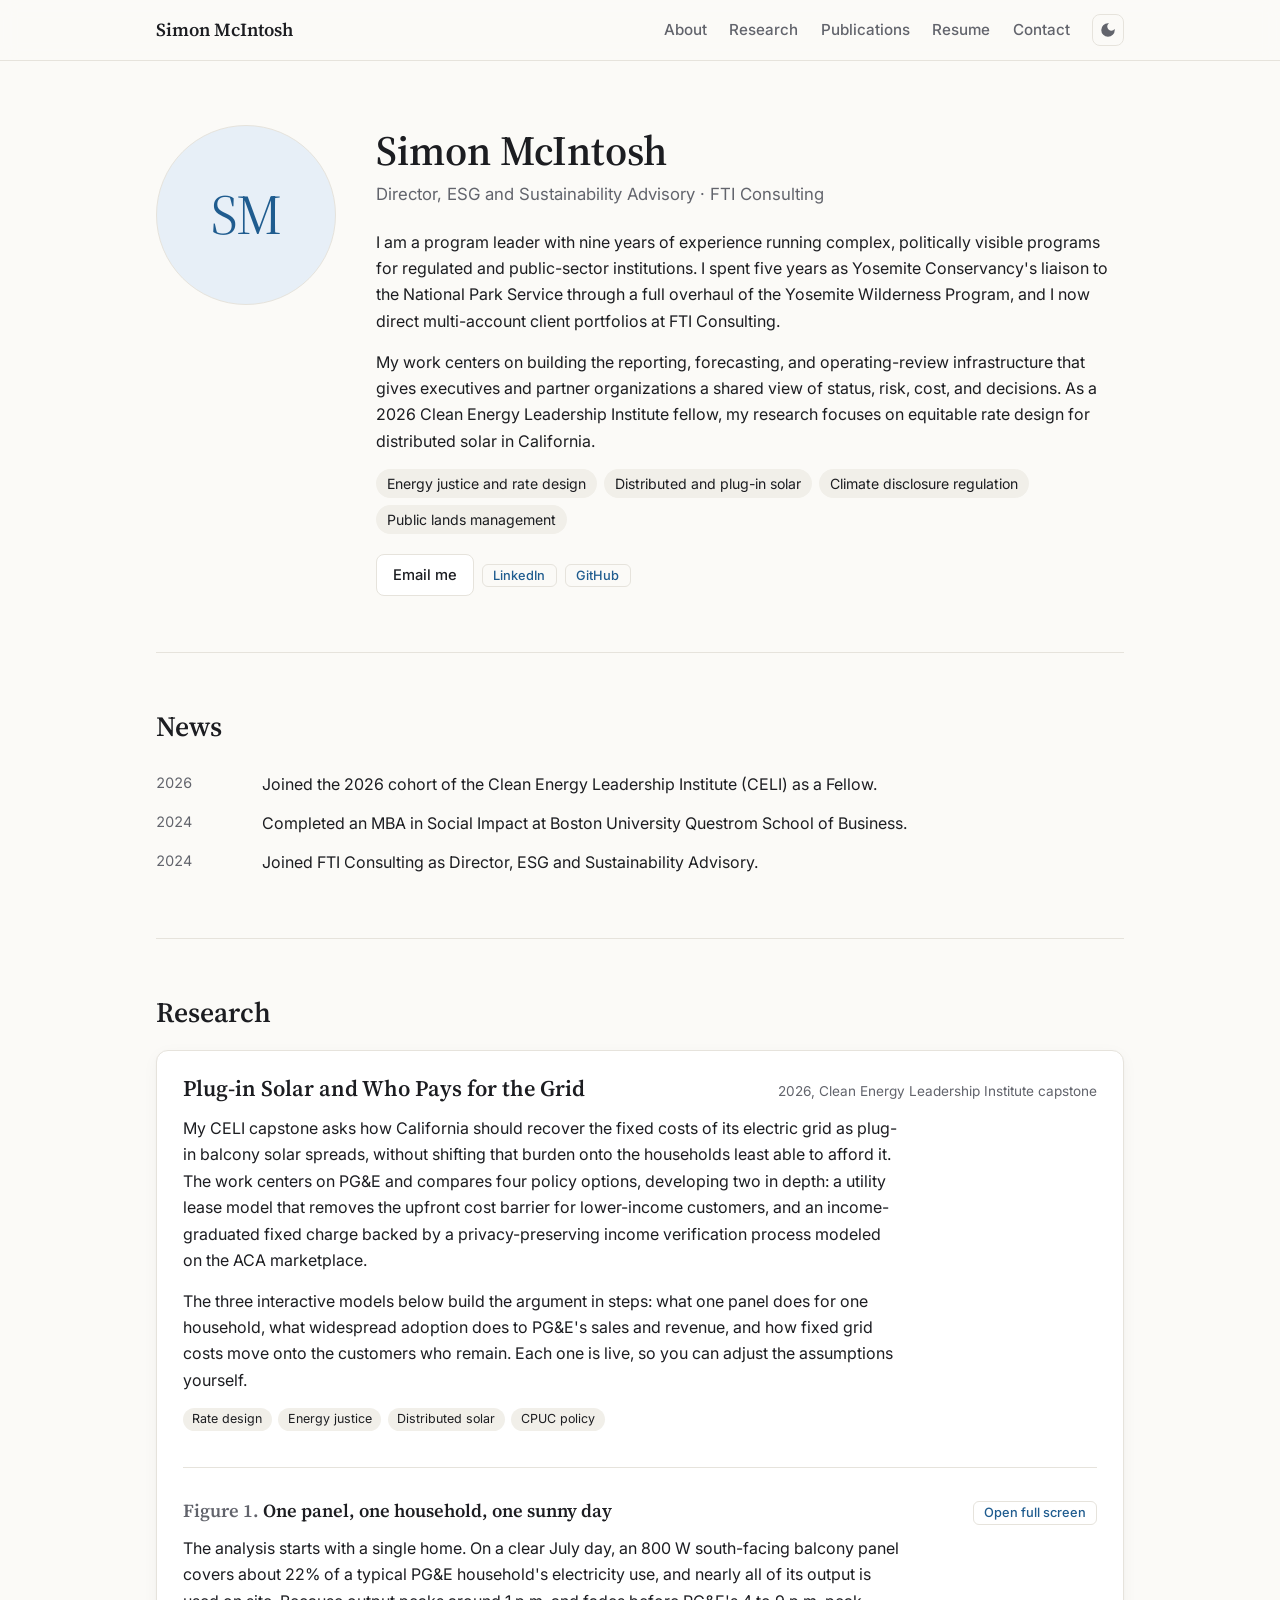
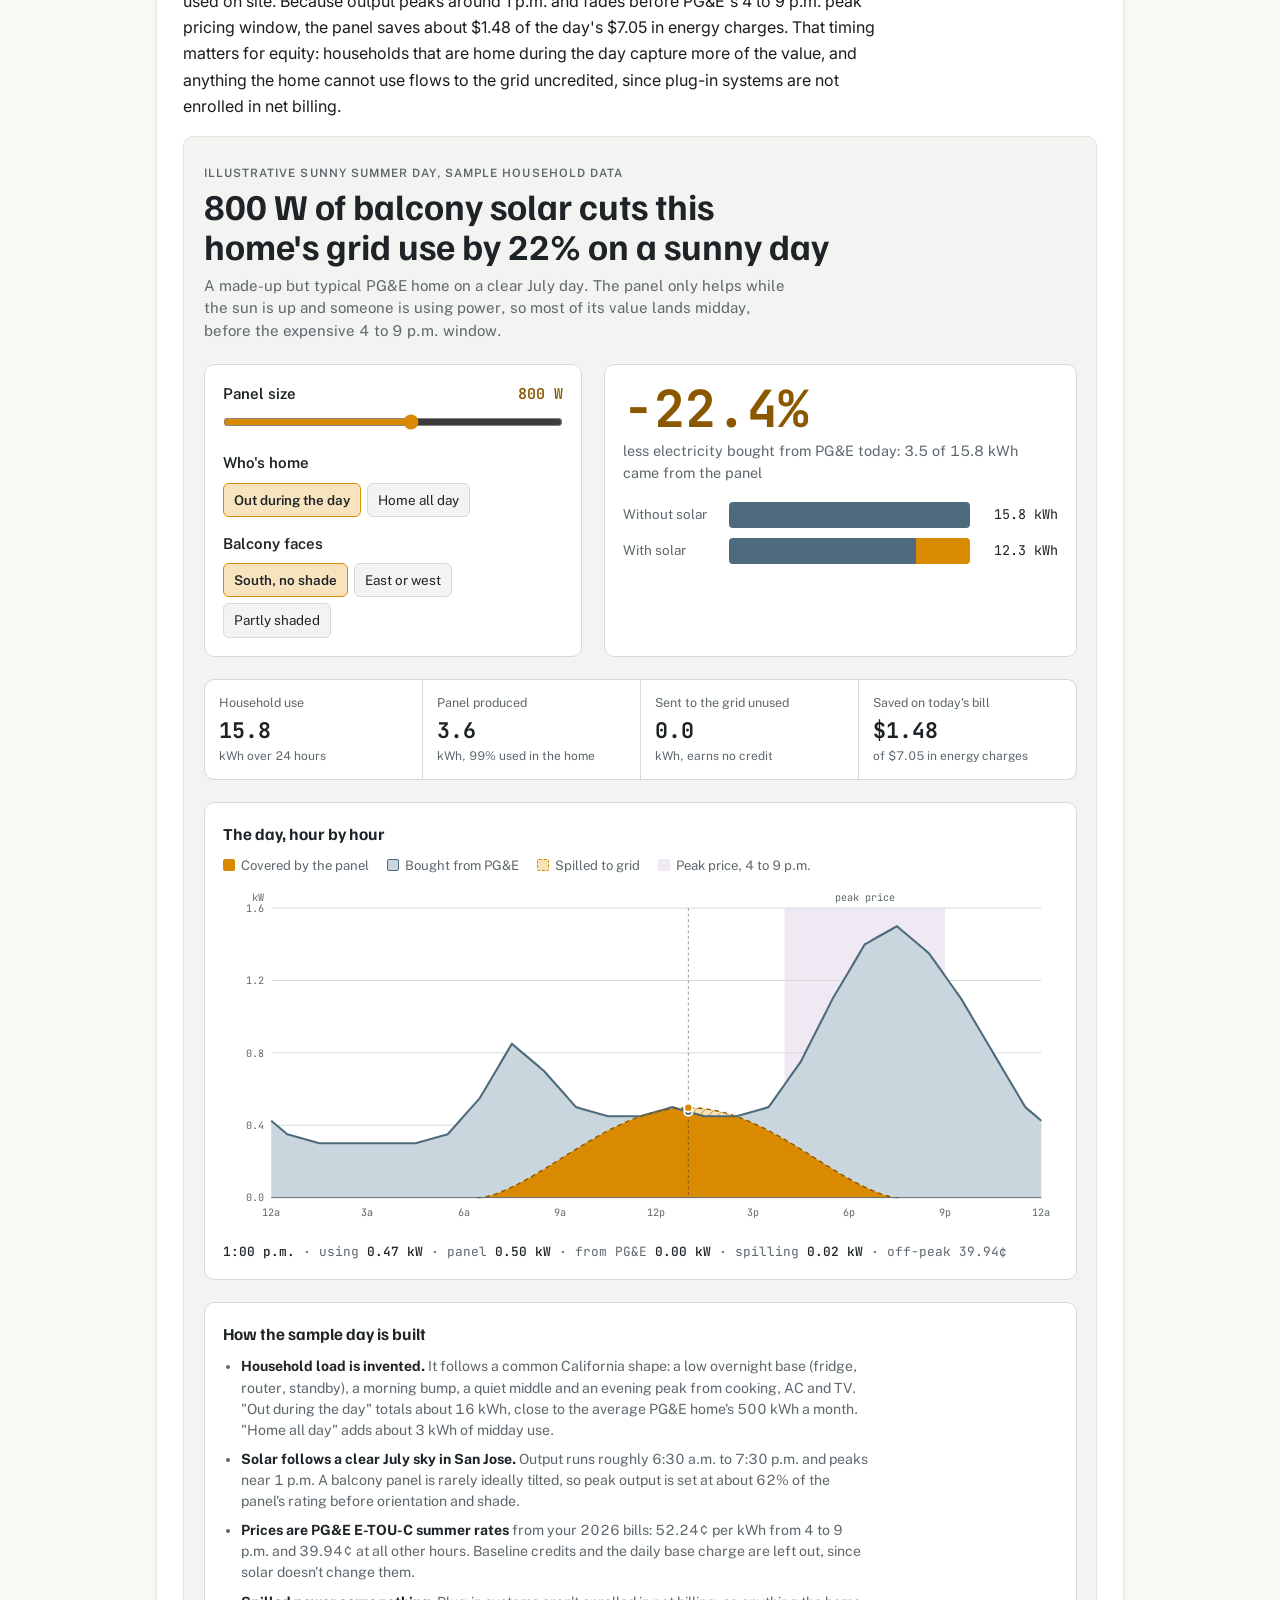
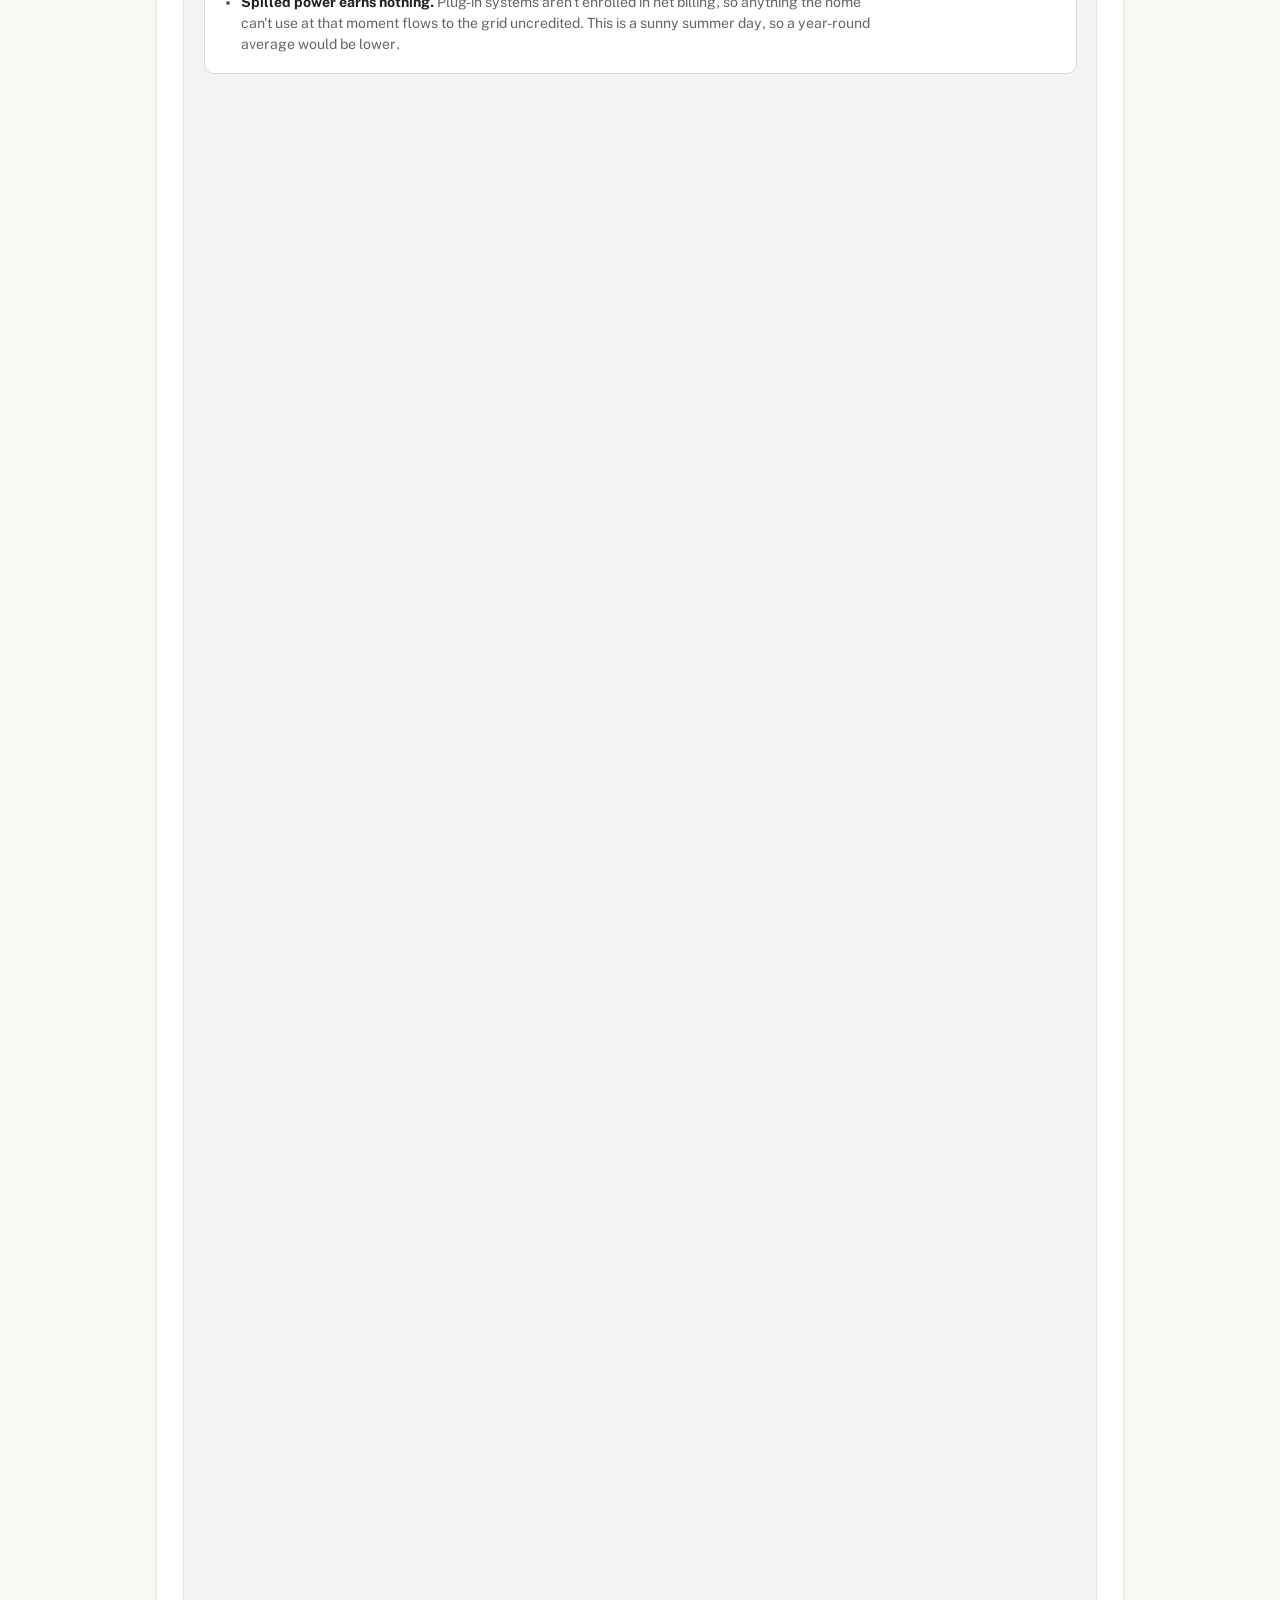
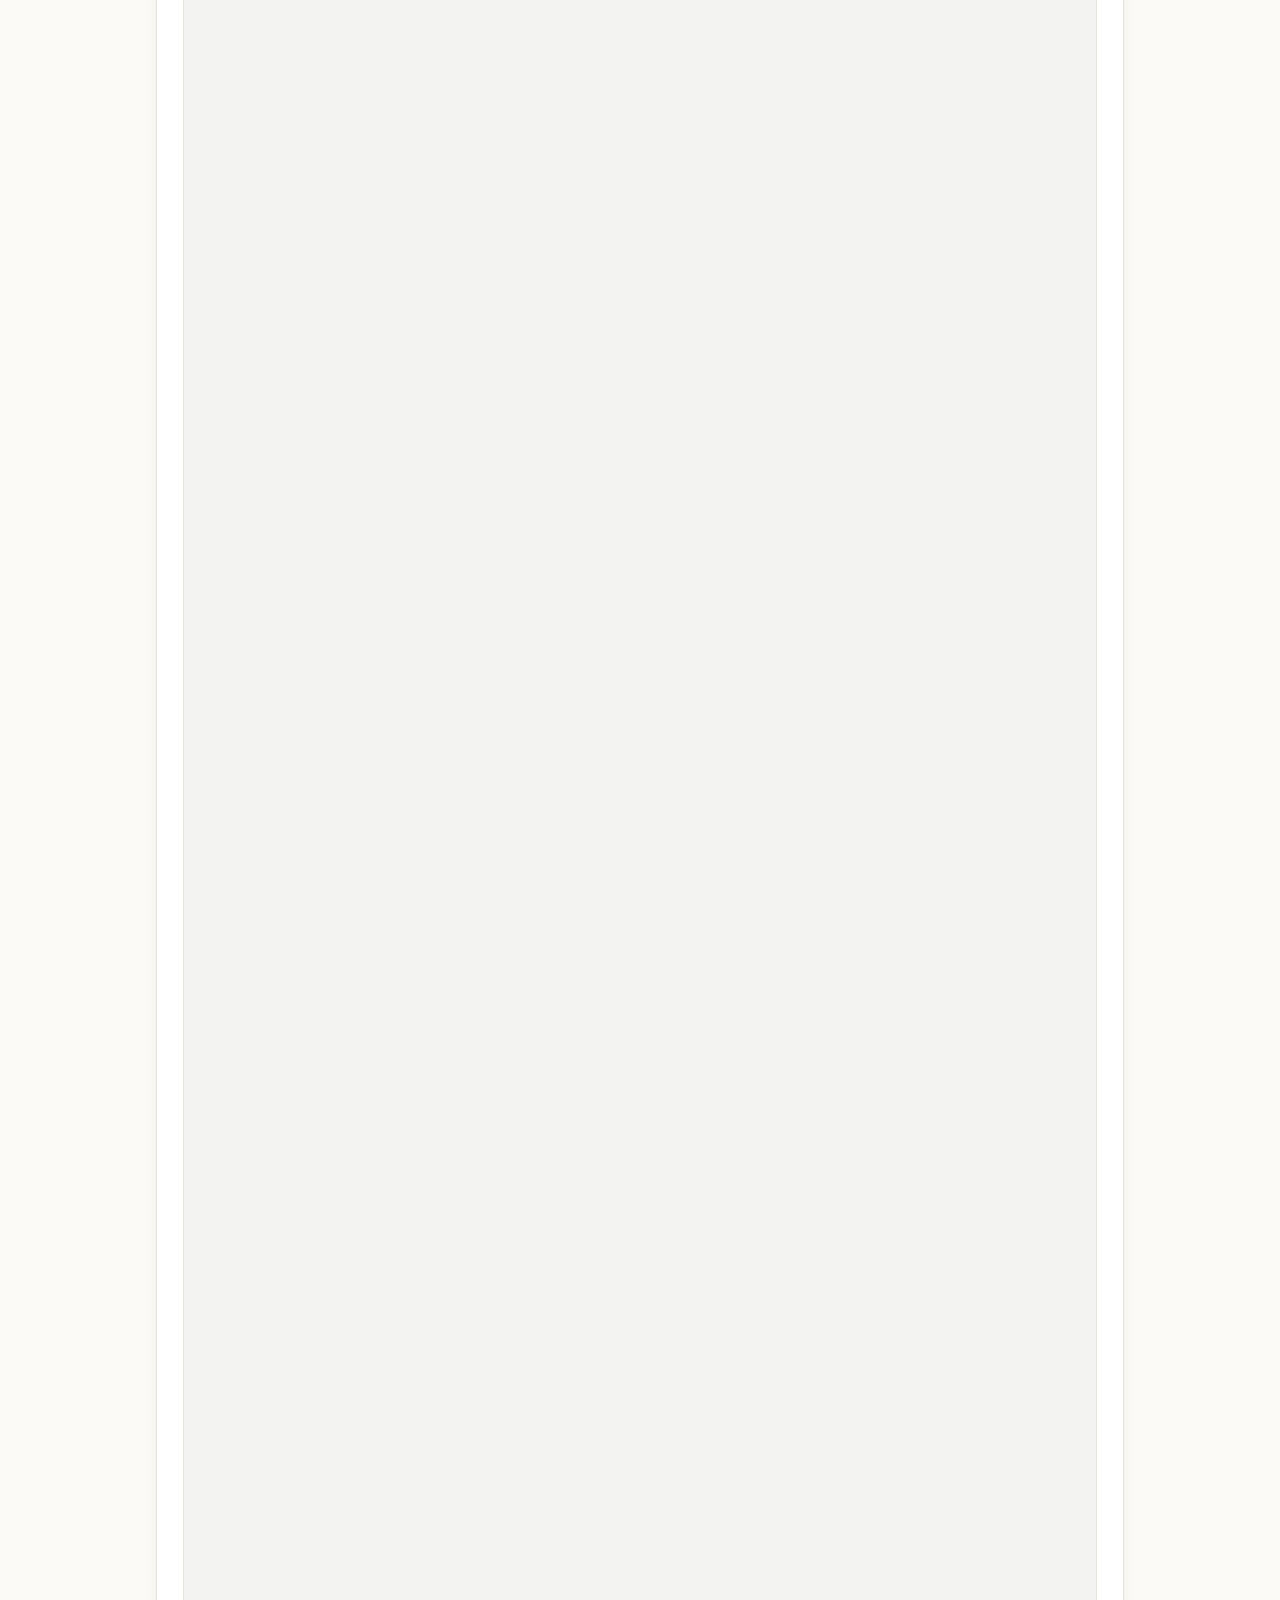
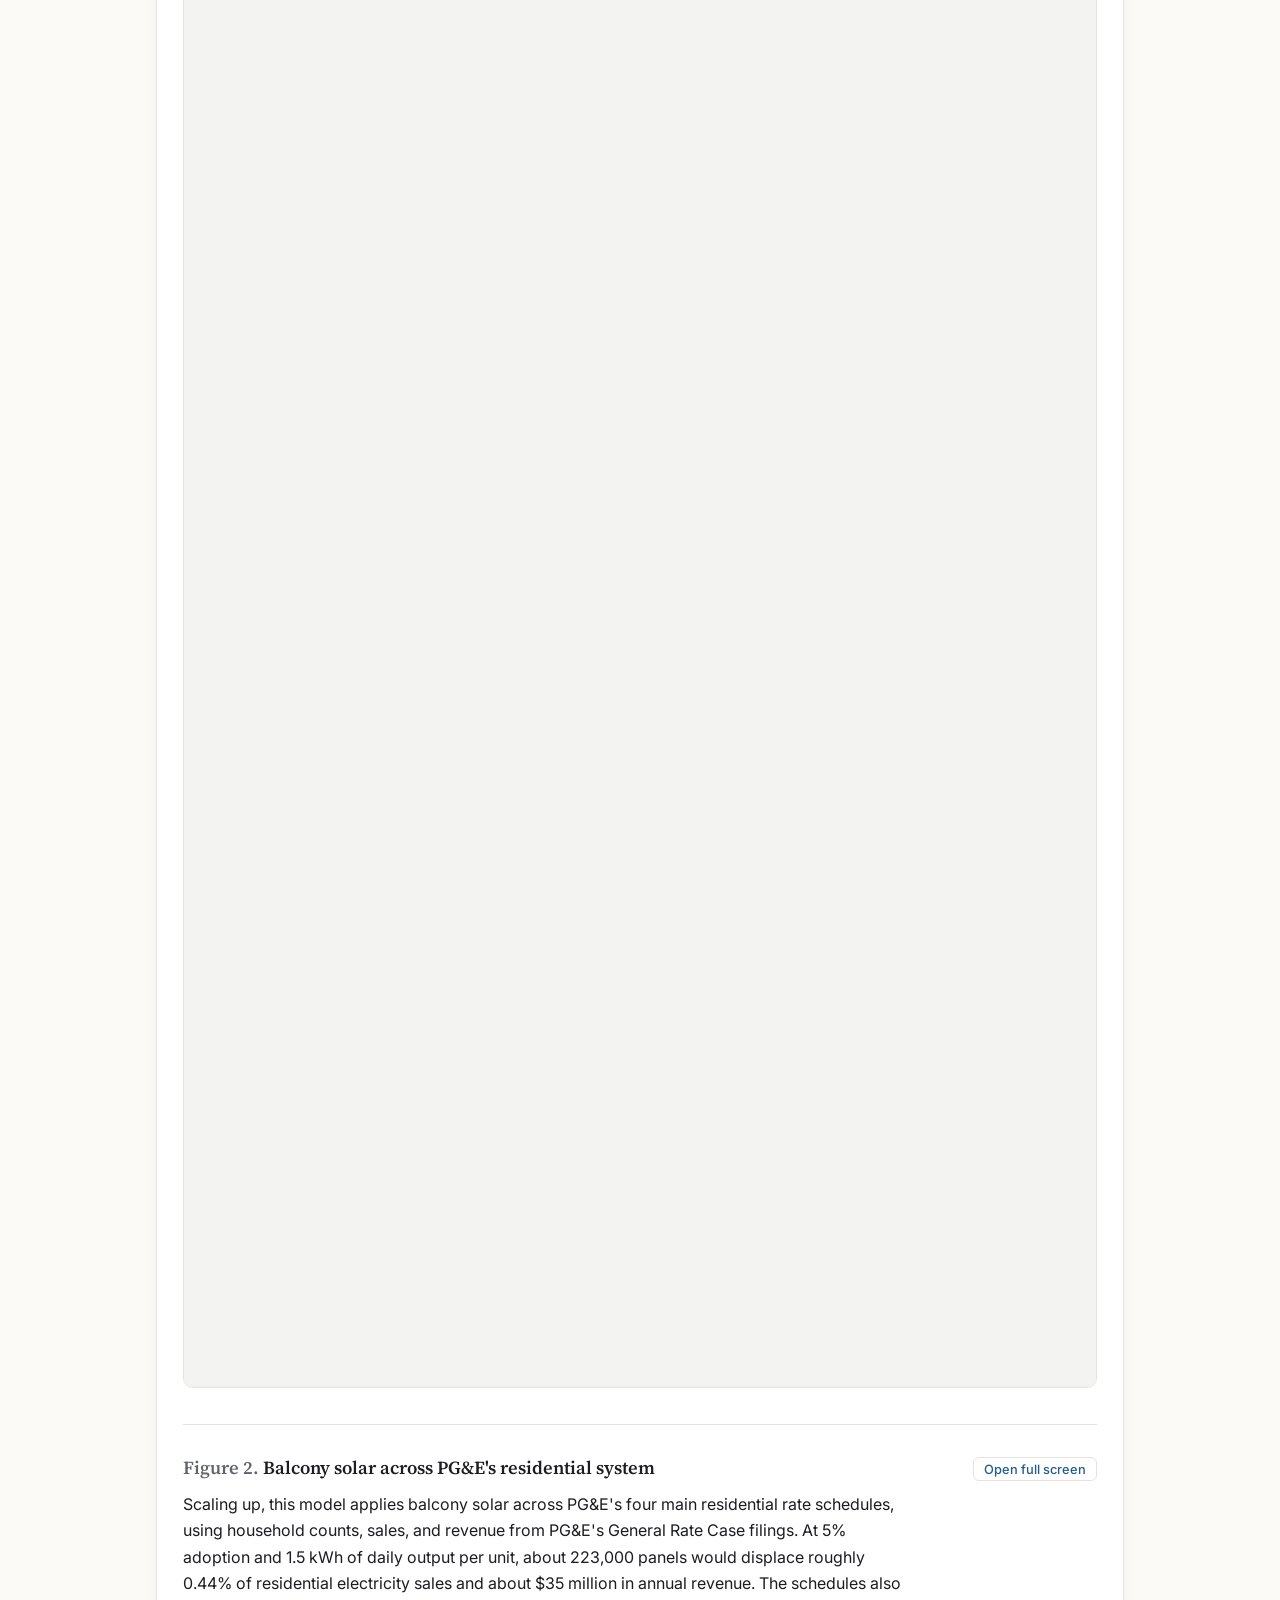
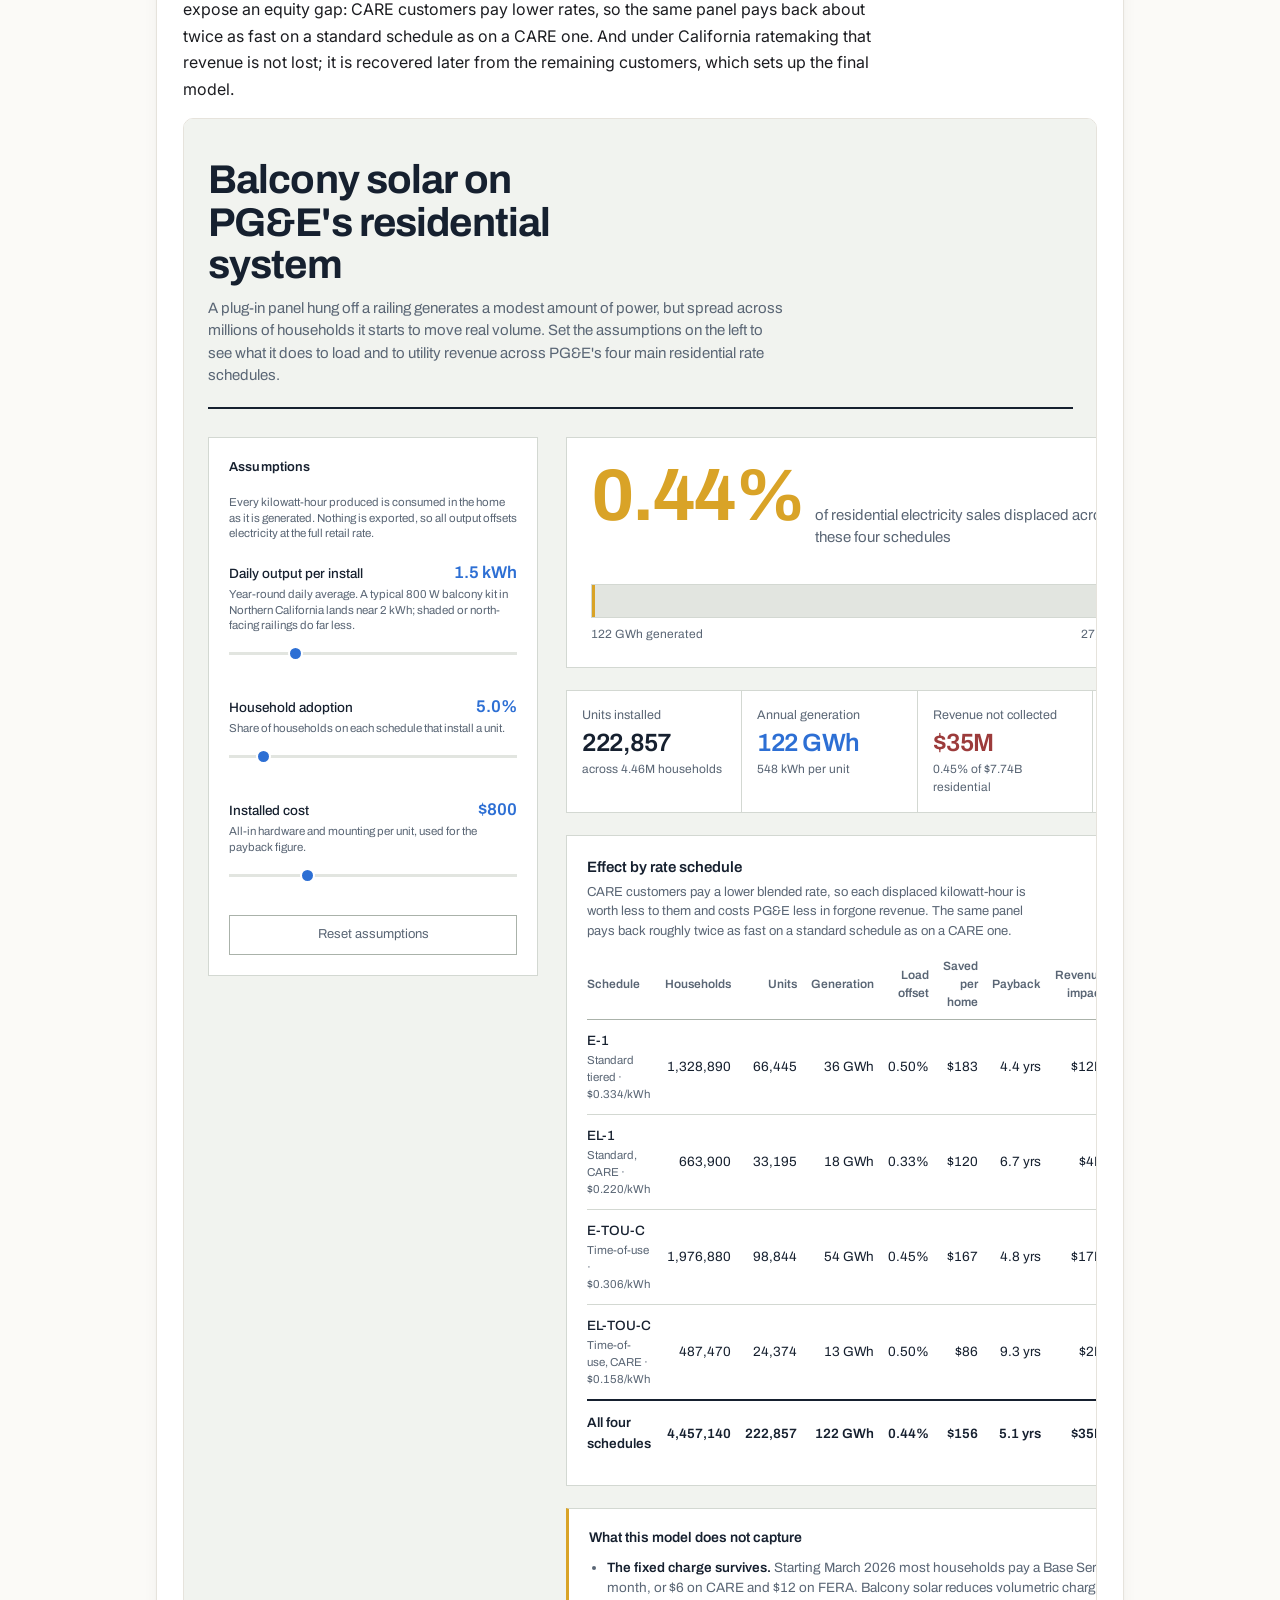
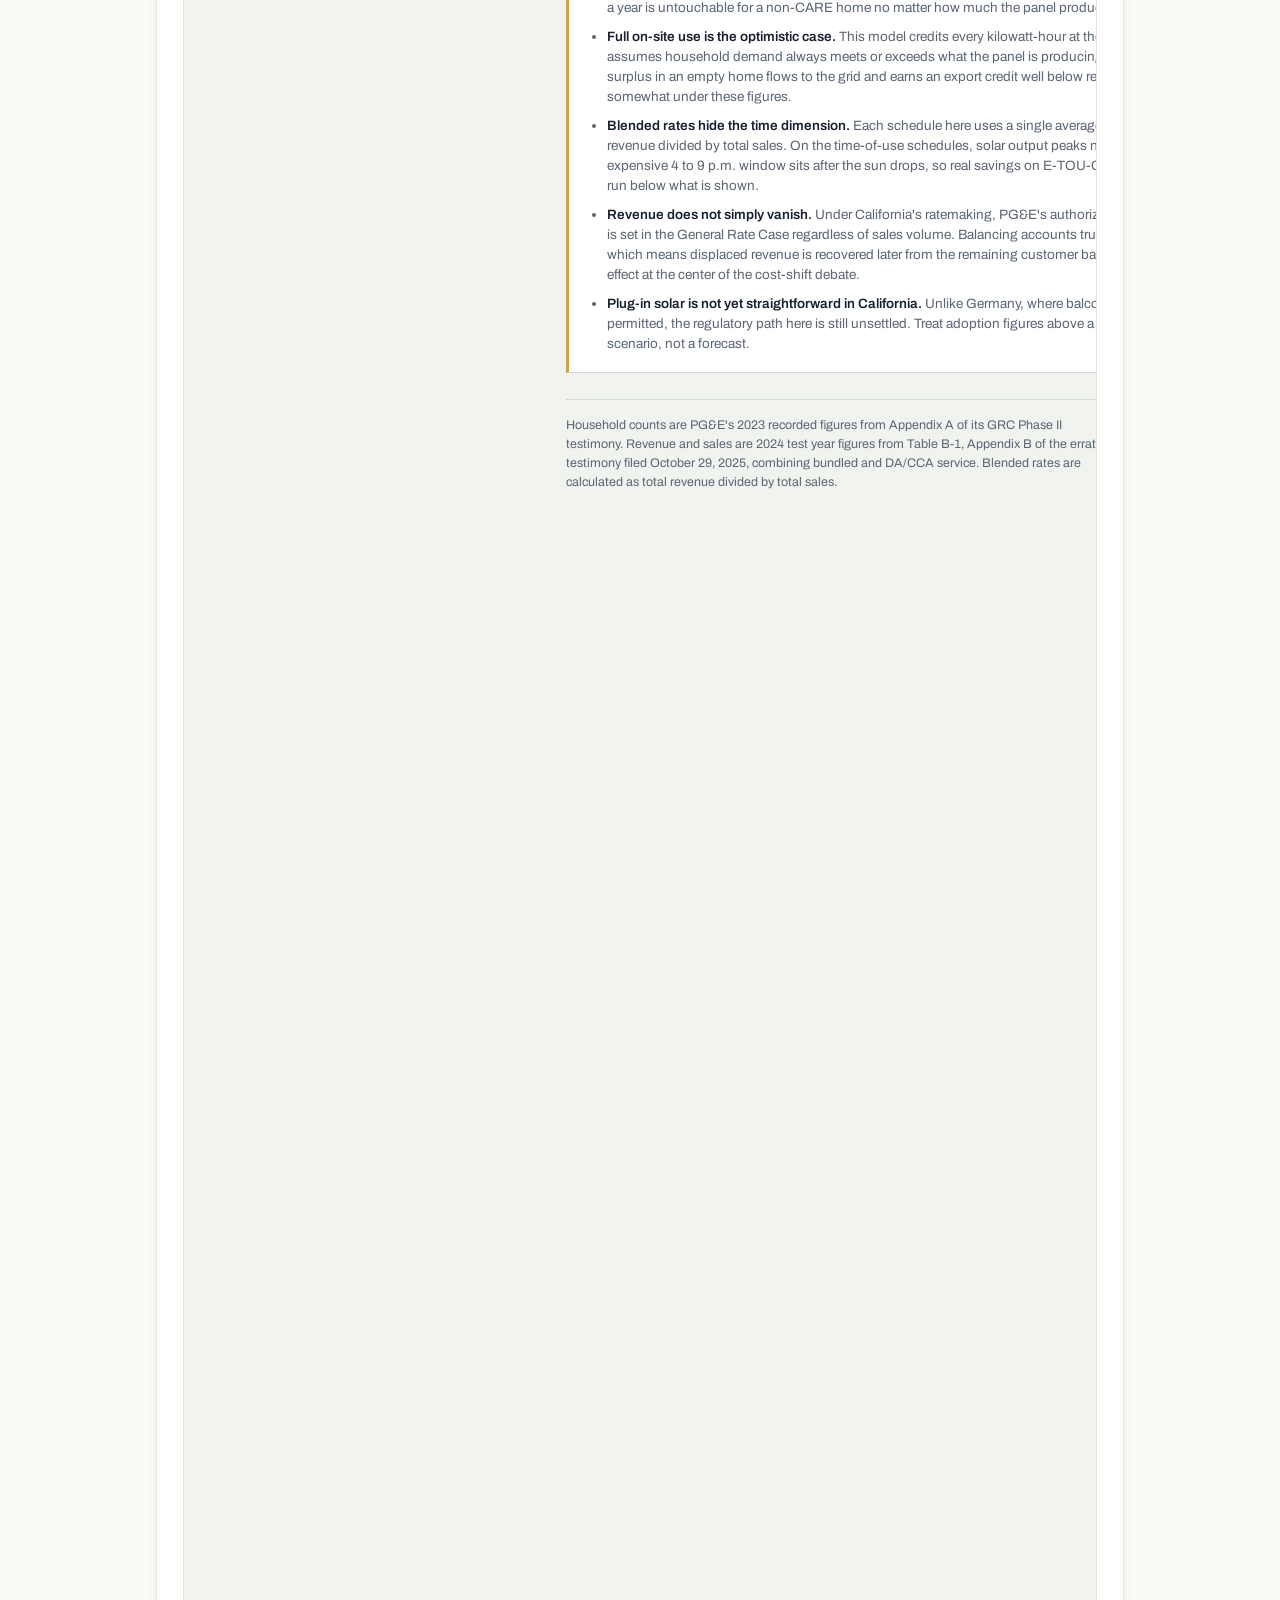
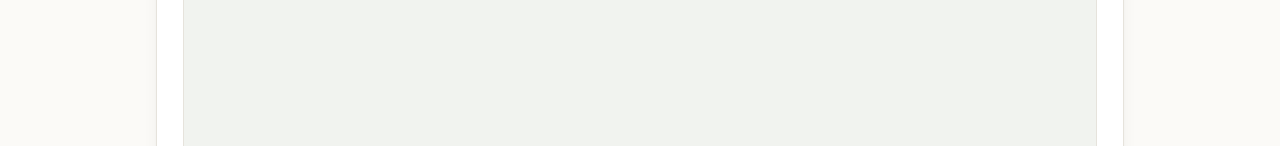
<file: index.html>
<!doctype html>
<html lang="en">
<head>
  <meta charset="utf-8">
  <meta name="viewport" content="width=device-width, initial-scale=1">
  <title>Simon McIntosh</title>
  <meta name="description" content="Simon McIntosh: program leader in energy, sustainability, and public infrastructure. Resume, research, and publications.">
  <link rel="preconnect" href="https://fonts.googleapis.com">
  <link rel="preconnect" href="https://fonts.gstatic.com" crossorigin>
  <link href="https://fonts.googleapis.com/css2?family=Inter:wght@400;500;600;700&family=Source+Serif+4:opsz,wght@8..60,500;8..60,600&display=swap" rel="stylesheet">
  <link rel="stylesheet" href="styles.css">
</head>
<body>
  <header class="topbar">
    <div class="topbar-inner">
      <a href="#about" class="brand" id="brand"></a>
      <button class="menu-toggle" id="menu-toggle" aria-label="Toggle menu" aria-expanded="false">
        <span></span><span></span><span></span>
      </button>
      <nav id="nav">
        <a href="#about">About</a>
        <a href="#research">Research</a>
        <a href="#publications">Publications</a>
        <a href="#resume">Resume</a>
        <a href="#contact">Contact</a>
        <button class="theme-toggle" id="theme-toggle" aria-label="Toggle dark mode">
          <svg viewBox="0 0 24 24" width="18" height="18" aria-hidden="true"><path fill="currentColor" d="M12 3a9 9 0 1 0 9 9c0-.46-.04-.92-.1-1.36a5.39 5.39 0 0 1-4.4 2.26 5.4 5.4 0 0 1-3.14-9.8c-.44-.06-.9-.1-1.36-.1z"/></svg>
        </button>
      </nav>
    </div>
  </header>

  <main>
    <section id="about" class="hero">
      <div class="hero-photo" id="photo"></div>
      <div class="hero-text">
        <h1 id="name"></h1>
        <p class="subtitle" id="subtitle"></p>
        <div id="about-text"></div>
        <ul class="chips" id="interests"></ul>
        <div class="hero-actions" id="hero-actions"></div>
      </div>
    </section>

    <section id="news-section" class="section">
      <h2>News</h2>
      <ul class="news" id="news"></ul>
    </section>

    <section id="research" class="section">
      <h2>Research</h2>
      <article class="featured" id="featured"></article>
      <h3 class="more-research" id="more-research">Other projects</h3>
      <div class="cards" id="research-list"></div>
    </section>

    <section id="publications" class="section">
      <div class="section-head">
        <h2>Publications</h2>
        <div class="filters" id="pub-filters" role="tablist"></div>
      </div>
      <div id="pub-list"></div>
    </section>

    <section id="resume" class="section">
      <div class="section-head">
        <h2>Resume</h2>
        <div id="cv-download"></div>
      </div>
      <div class="resume-grid">
        <div>
          <div id="experience-block">
            <h3>Experience</h3>
            <div class="timeline" id="experience"></div>
          </div>
          <div id="education-block">
            <h3>Education</h3>
            <div class="timeline" id="education"></div>
          </div>
        </div>
        <aside>
          <div id="awards-block">
            <h3>Awards &amp; Honours</h3>
            <ul class="plain" id="awards"></ul>
          </div>
          <div id="talks-block">
            <h3>Talks</h3>
            <ul class="plain" id="talks"></ul>
          </div>
          <div id="skills-block">
            <h3>Skills</h3>
            <div id="skills"></div>
          </div>
        </aside>
      </div>
    </section>

    <section id="contact" class="section contact">
      <h2>Contact</h2>
      <p id="contact-text"></p>
      <ul class="link-row" id="contact-links"></ul>
    </section>
  </main>

  <footer class="footer" id="footer"></footer>

  <script src="content.js"></script>
  <script src="main.js"></script>
</body>
</html>
</file>
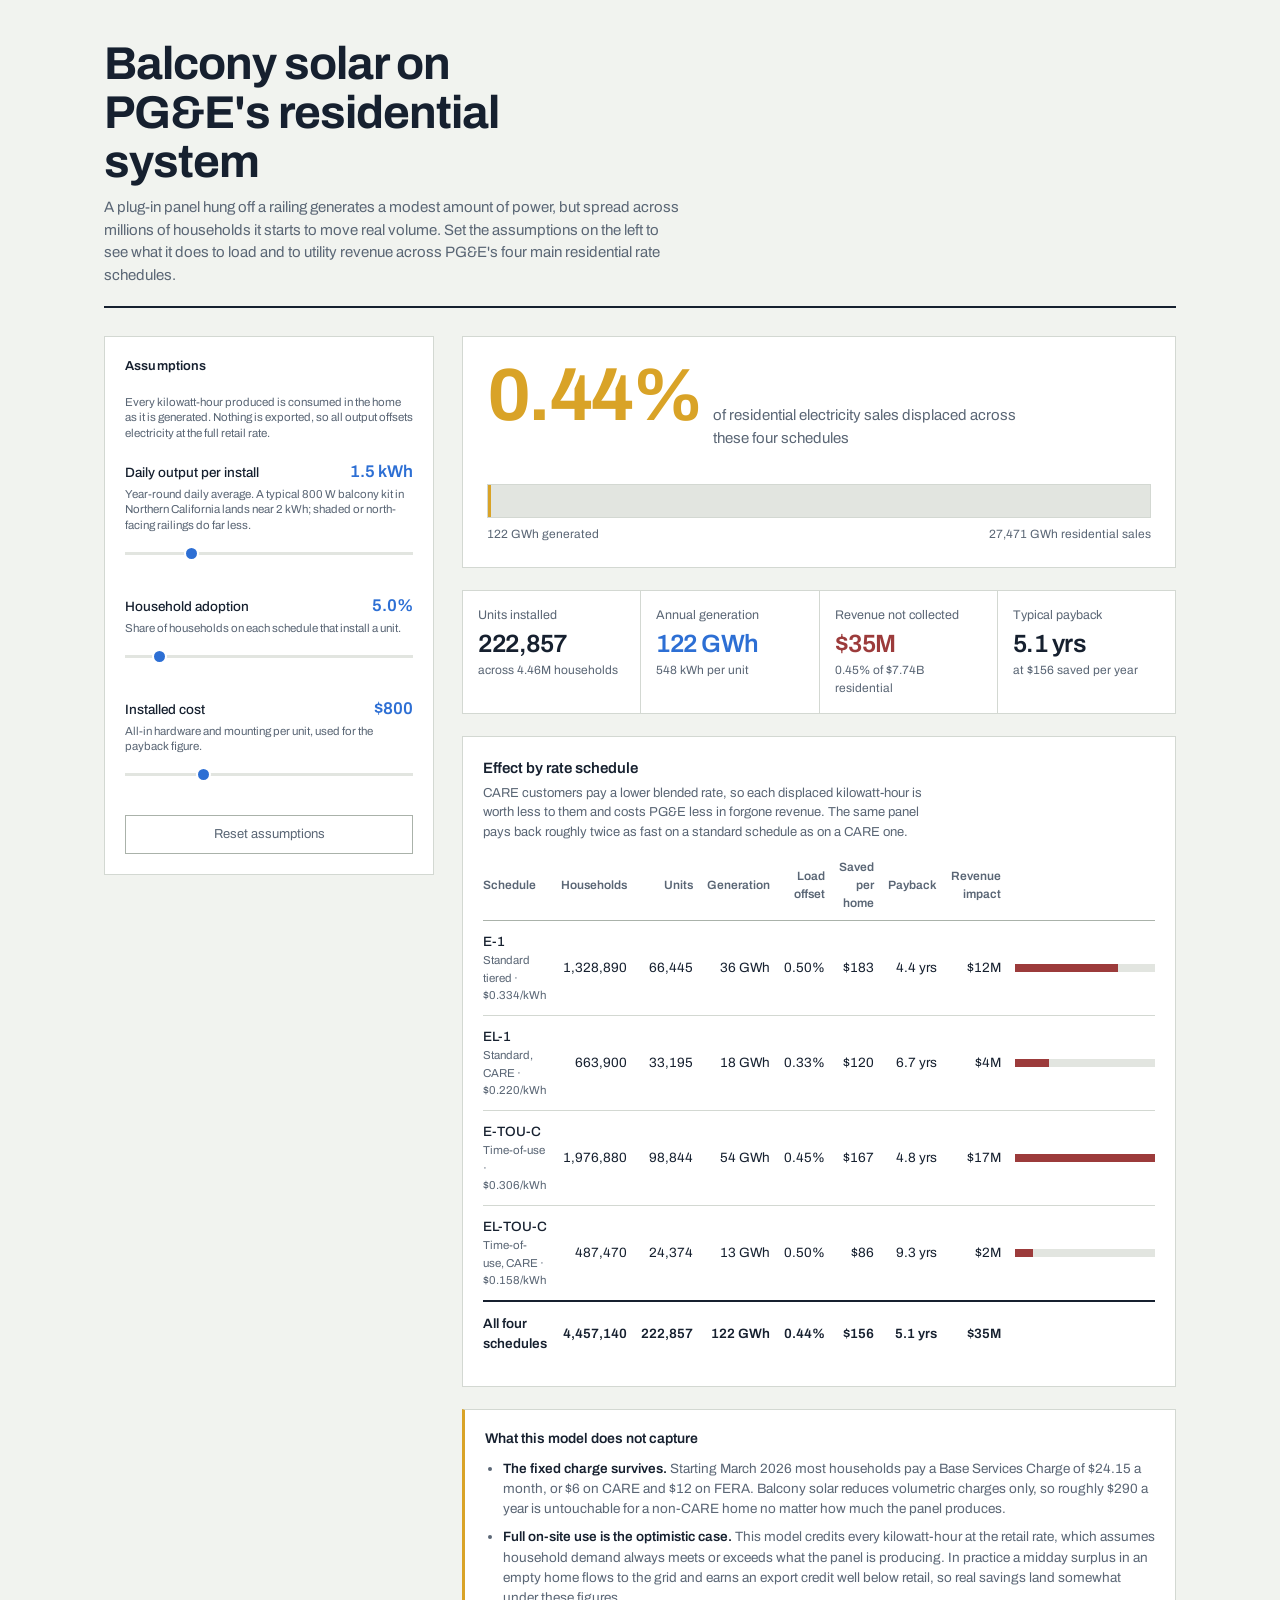
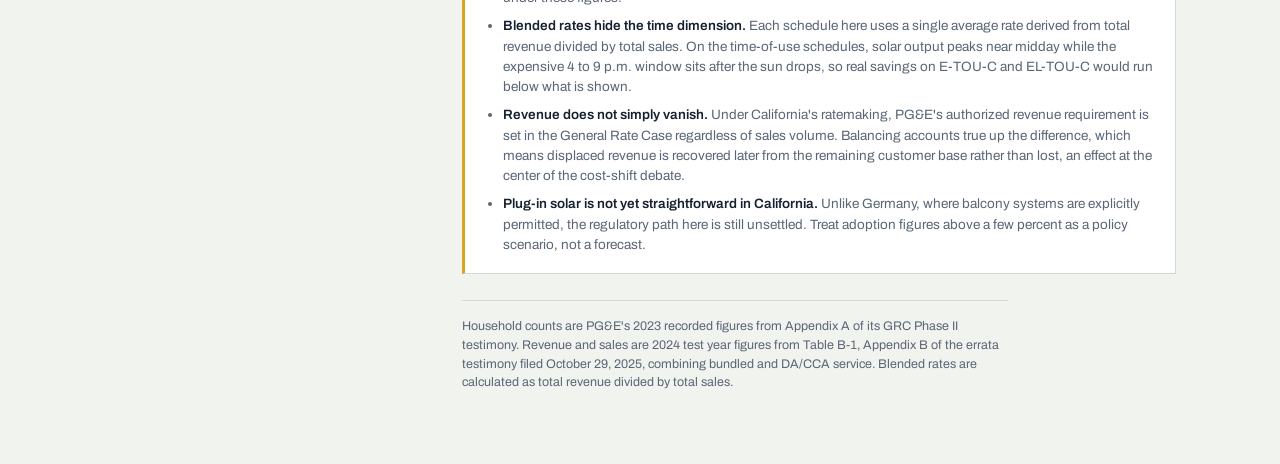
<file: research/capstone/balcony-solar-model.html>
<!DOCTYPE html>
<html lang="en">
<head>
<meta charset="utf-8">
<meta name="viewport" content="width=device-width, initial-scale=1">
<title>Balcony solar on PG&amp;E's residential system</title>
<link rel="preconnect" href="https://fonts.googleapis.com">
<link rel="preconnect" href="https://fonts.gstatic.com" crossorigin>
<link href="https://fonts.googleapis.com/css2?family=Archivo:wght@400;500;600;700&display=swap" rel="stylesheet">
<style>
:root{
  --ink:#16202F;
  --ink-soft:#5A6675;
  --paper:#F1F3EF;
  --panel:#FFFFFF;
  --line:#D3D8D2;
  --line-strong:#AAB2AA;
  --pv:#2D6FD4;
  --sun:#D9A327;
  --loss:#9C3B3B;
  --rail:#E2E5E0;
  --focus:#2D6FD4;
  --shadow:none;
}
@media (prefers-color-scheme: dark){
  :root:not([data-theme="light"]){
    --ink:#E8ECE7;
    --ink-soft:#97A2AE;
    --paper:#0F1520;
    --panel:#161F2C;
    --line:#2A3544;
    --line-strong:#3D4B5C;
    --pv:#6FA4F0;
    --sun:#E8BC4E;
    --loss:#D97A7A;
    --rail:#222D3C;
  }
}
:root[data-theme="dark"]{
  --ink:#E8ECE7;
  --ink-soft:#97A2AE;
  --paper:#0F1520;
  --panel:#161F2C;
  --line:#2A3544;
  --line-strong:#3D4B5C;
  --pv:#6FA4F0;
  --sun:#E8BC4E;
  --loss:#D97A7A;
  --rail:#222D3C;
}
*{box-sizing:border-box}
html{-webkit-text-size-adjust:100%}
body{
  margin:0;
  background:var(--paper);
  color:var(--ink);
  font-family:"Archivo","Helvetica Neue",Helvetica,Arial,sans-serif;
  font-size:16px;
  line-height:1.5;
  font-variant-numeric:tabular-nums;
}
.wrap{max-width:1120px;margin:0 auto;padding:40px 24px 72px}
header{border-bottom:2px solid var(--ink);padding-bottom:20px;margin-bottom:28px}
h1{
  font-size:clamp(28px,4.4vw,46px);
  line-height:1.06;
  font-weight:700;
  letter-spacing:-0.022em;
  margin:0 0 10px;
  max-width:18ch;
}
.standfirst{margin:0;max-width:64ch;color:var(--ink-soft);font-size:15px}
.layout{display:grid;grid-template-columns:330px 1fr;gap:28px;align-items:start}
@media (max-width:860px){.layout{grid-template-columns:1fr}}

/* controls */
.controls{
  background:var(--panel);
  border:1px solid var(--line);
  padding:20px;
  position:sticky;top:20px;
}
@media (max-width:860px){.controls{position:static}}
.controls h2{font-size:13px;font-weight:600;margin:0 0 18px;letter-spacing:.01em}
.ctl{margin-bottom:22px}
.ctl:last-of-type{margin-bottom:8px}
.ctl-head{display:flex;justify-content:space-between;align-items:baseline;gap:10px;margin-bottom:2px}
.ctl-head label{font-size:13.5px;font-weight:500}
.ctl-val{font-size:17px;font-weight:600;color:var(--pv);white-space:nowrap}
.ctl-note{font-size:11.5px;color:var(--ink-soft);margin:0 0 9px;line-height:1.35}
input[type=range]{
  -webkit-appearance:none;appearance:none;width:100%;height:22px;background:transparent;margin:0;cursor:pointer;
}
input[type=range]:focus-visible{outline:2px solid var(--focus);outline-offset:3px}
input[type=range]::-webkit-slider-runnable-track{height:3px;background:var(--rail);border-radius:0}
input[type=range]::-moz-range-track{height:3px;background:var(--rail)}
input[type=range]::-webkit-slider-thumb{
  -webkit-appearance:none;appearance:none;width:15px;height:15px;border-radius:50%;
  background:var(--pv);border:2px solid var(--panel);margin-top:-6px;
}
input[type=range]::-moz-range-thumb{
  width:15px;height:15px;border-radius:50%;background:var(--pv);border:2px solid var(--panel);
}
.reset{
  margin-top:14px;width:100%;padding:9px;background:transparent;color:var(--ink-soft);
  border:1px solid var(--line-strong);font:inherit;font-size:13px;cursor:pointer;
}
.reset:hover{color:var(--ink);border-color:var(--ink)}
.reset:focus-visible{outline:2px solid var(--focus);outline-offset:2px}

/* hero */
.hero{background:var(--panel);border:1px solid var(--line);padding:24px;margin-bottom:22px}
.hero-fig{display:flex;align-items:baseline;gap:12px;flex-wrap:wrap}
.hero-num{font-size:clamp(46px,8vw,74px);font-weight:700;line-height:.94;letter-spacing:-0.035em;color:var(--sun)}
.hero-cap{font-size:15px;color:var(--ink-soft);max-width:34ch}
.loadbar{margin-top:20px;height:34px;background:var(--rail);border:1px solid var(--line);display:flex;overflow:hidden}
.loadbar span{background:var(--sun);transition:width .18s ease;min-width:0}
.loadbar-key{display:flex;justify-content:space-between;font-size:12px;color:var(--ink-soft);margin-top:7px}

/* stat grid */
.stats{display:grid;grid-template-columns:repeat(auto-fit,minmax(168px,1fr));gap:1px;background:var(--line);border:1px solid var(--line);margin-bottom:22px}
.stat{background:var(--panel);padding:16px 15px}
.stat .k{font-size:12.5px;color:var(--ink-soft);margin:0 0 6px;line-height:1.3}
.stat .v{font-size:25px;font-weight:600;letter-spacing:-0.02em;line-height:1.1}
.stat .s{font-size:12px;color:var(--ink-soft);margin-top:4px}
.v.loss{color:var(--loss)}
.v.pv{color:var(--pv)}

/* table */
.tablecard{background:var(--panel);border:1px solid var(--line);padding:20px;margin-bottom:22px;overflow-x:auto}
.tablecard h3{font-size:15px;font-weight:600;margin:0 0 4px}
.tablecard p.sub{font-size:13px;color:var(--ink-soft);margin:0 0 16px;max-width:66ch}
table{width:100%;border-collapse:collapse;font-size:13.5px;min-width:660px}
th{
  text-align:right;font-weight:600;font-size:12px;color:var(--ink-soft);
  padding:0 0 8px 14px;border-bottom:1px solid var(--line-strong);
}
th:first-child{text-align:left;padding-left:0}
td{padding:11px 0 11px 14px;text-align:right;border-bottom:1px solid var(--line)}
td:first-child{text-align:left;padding-left:0;font-weight:500}
tr:last-child td{border-bottom:none}
tr.total td{border-top:2px solid var(--ink);border-bottom:none;font-weight:600;padding-top:12px}
.sched-sub{display:block;font-size:11.5px;color:var(--ink-soft);font-weight:400}
.bar-cell{width:100%;max-width:120px}
.minibar{height:8px;background:var(--rail);width:100%;display:block}
.minibar i{display:block;height:100%;background:var(--loss)}

/* notes */
.notes{background:var(--panel);border:1px solid var(--line);border-left:3px solid var(--sun);padding:18px 20px}
.notes h3{font-size:14px;font-weight:600;margin:0 0 10px}
.notes ul{margin:0;padding-left:18px}
.notes li{font-size:13.5px;margin-bottom:8px;color:var(--ink-soft);line-height:1.5}
.notes li:last-child{margin-bottom:0}
.notes strong{color:var(--ink);font-weight:600}
footer{margin-top:26px;padding-top:16px;border-top:1px solid var(--line);font-size:12.5px;color:var(--ink-soft);max-width:78ch}
@media (prefers-reduced-motion:reduce){*{transition:none!important}}
</style>
</head>
<body>
<div class="wrap">

<header>
  <h1>Balcony solar on PG&amp;E's residential system</h1>
  <p class="standfirst">A plug-in panel hung off a railing generates a modest amount of power, but spread across millions of households it starts to move real volume. Set the assumptions on the left to see what it does to load and to utility revenue across PG&amp;E's four main residential rate schedules.</p>
</header>

<div class="layout">

  <section class="controls">
    <h2>Assumptions</h2>
    <p class="ctl-note" style="margin-bottom:18px">Every kilowatt-hour produced is consumed in the home as it is generated. Nothing is exported, so all output offsets electricity at the full retail rate.</p>

    <div class="ctl">
      <div class="ctl-head"><label for="kwh">Daily output per install</label><span class="ctl-val" id="kwh-v">1.5 kWh</span></div>
      <p class="ctl-note">Year-round daily average. A typical 800 W balcony kit in Northern California lands near 2 kWh; shaded or north-facing railings do far less.</p>
      <input type="range" id="kwh" min="0.25" max="6" step="0.25" value="1.5">
    </div>

    <div class="ctl">
      <div class="ctl-head"><label for="adopt">Household adoption</label><span class="ctl-val" id="adopt-v">5.0%</span></div>
      <p class="ctl-note">Share of households on each schedule that install a unit.</p>
      <input type="range" id="adopt" min="0" max="50" step="0.5" value="5">
    </div>

    <div class="ctl">
      <div class="ctl-head"><label for="cost">Installed cost</label><span class="ctl-val" id="cost-v">$800</span></div>
      <p class="ctl-note">All-in hardware and mounting per unit, used for the payback figure.</p>
      <input type="range" id="cost" min="200" max="2500" step="50" value="800">
    </div>

    <button class="reset" id="reset">Reset assumptions</button>
  </section>

  <main>

    <div class="hero">
      <div class="hero-fig">
        <div class="hero-num" id="offset">0.75%</div>
        <p class="hero-cap">of residential electricity sales displaced across these four schedules</p>
      </div>
      <div class="loadbar"><span id="loadfill" style="width:0.75%"></span></div>
      <div class="loadbar-key">
        <span id="gen-label">0 GWh generated</span>
        <span>27,471 GWh residential sales</span>
      </div>
    </div>

    <div class="stats">
      <div class="stat">
        <p class="k">Units installed</p>
        <div class="v" id="installs">222,857</div>
        <div class="s">across 4.46M households</div>
      </div>
      <div class="stat">
        <p class="k">Annual generation</p>
        <div class="v pv" id="gen">122 GWh</div>
        <div class="s" id="gen-sub">548 kWh per unit</div>
      </div>
      <div class="stat">
        <p class="k">Revenue not collected</p>
        <div class="v loss" id="revloss">$34M</div>
        <div class="s" id="revloss-sub">0.4% of $7.74B residential</div>
      </div>
      <div class="stat">
        <p class="k">Typical payback</p>
        <div class="v" id="payback">5.2 yrs</div>
        <div class="s" id="payback-sub">at $154 saved per year</div>
      </div>
    </div>

    <div class="tablecard">
      <h3>Effect by rate schedule</h3>
      <p class="sub">CARE customers pay a lower blended rate, so each displaced kilowatt-hour is worth less to them and costs PG&amp;E less in forgone revenue. The same panel pays back roughly twice as fast on a standard schedule as on a CARE one.</p>
      <table>
        <thead>
          <tr>
            <th>Schedule</th>
            <th>Households</th>
            <th>Units</th>
            <th>Generation</th>
            <th>Load offset</th>
            <th>Saved per home</th>
            <th>Payback</th>
            <th>Revenue impact</th>
            <th></th>
          </tr>
        </thead>
        <tbody id="tbody"></tbody>
      </table>
    </div>

    <div class="notes">
      <h3>What this model does not capture</h3>
      <ul>
        <li><strong>The fixed charge survives.</strong> Starting March 2026 most households pay a Base Services Charge of $24.15 a month, or $6 on CARE and $12 on FERA. Balcony solar reduces volumetric charges only, so roughly $290 a year is untouchable for a non-CARE home no matter how much the panel produces.</li>
        <li><strong>Full on-site use is the optimistic case.</strong> This model credits every kilowatt-hour at the retail rate, which assumes household demand always meets or exceeds what the panel is producing. In practice a midday surplus in an empty home flows to the grid and earns an export credit well below retail, so real savings land somewhat under these figures.</li>
        <li><strong>Blended rates hide the time dimension.</strong> Each schedule here uses a single average rate derived from total revenue divided by total sales. On the time-of-use schedules, solar output peaks near midday while the expensive 4 to 9 p.m. window sits after the sun drops, so real savings on E-TOU-C and EL-TOU-C would run below what is shown.</li>
        <li><strong>Revenue does not simply vanish.</strong> Under California's ratemaking, PG&amp;E's authorized revenue requirement is set in the General Rate Case regardless of sales volume. Balancing accounts true up the difference, which means displaced revenue is recovered later from the remaining customer base rather than lost, an effect at the center of the cost-shift debate.</li>
        <li><strong>Plug-in solar is not yet straightforward in California.</strong> Unlike Germany, where balcony systems are explicitly permitted, the regulatory path here is still unsettled. Treat adoption figures above a few percent as a policy scenario, not a forecast.</li>
      </ul>
    </div>

    <footer>Household counts are PG&amp;E's 2023 recorded figures from Appendix A of its GRC Phase II testimony. Revenue and sales are 2024 test year figures from Table B-1, Appendix B of the errata testimony filed October 29, 2025, combining bundled and DA/CCA service. Blended rates are calculated as total revenue divided by total sales.</footer>

  </main>
</div>
</div>

<script>
(function(){
  var SCHEDULES = [
    {id:"E-1",    name:"E-1",       desc:"Standard tiered",     hh:1328890, rev:2442100000, kwh:7301000000},
    {id:"EL-1",   name:"EL-1",      desc:"Standard, CARE",      hh:663900,  rev:1198300000, kwh:5458000000},
    {id:"ETOUC",  name:"E-TOU-C",   desc:"Time-of-use",         hh:1976880, rev:3685700000, kwh:12062000000},
    {id:"ELTOUC", name:"EL-TOU-C",  desc:"Time-of-use, CARE",   hh:487470,  rev:417700000,  kwh:2650000000}
  ];
  SCHEDULES.forEach(function(s){ s.rate = s.rev / s.kwh; });

  var TOTAL_HH   = SCHEDULES.reduce(function(a,s){return a+s.hh;},0);
  var TOTAL_KWH  = SCHEDULES.reduce(function(a,s){return a+s.kwh;},0);
  var TOTAL_REV  = SCHEDULES.reduce(function(a,s){return a+s.rev;},0);

  var DEFAULTS = {kwh:1.5, adopt:5, cost:800};
  var ids = ["kwh","adopt","cost"];
  var el = {};
  ids.forEach(function(k){ el[k] = document.getElementById(k); el[k+"-v"] = document.getElementById(k+"-v"); });

  function num(n,d){ return n.toLocaleString("en-US",{minimumFractionDigits:d||0,maximumFractionDigits:d||0}); }
  function money(n){
    if(n >= 1e9) return "$" + (n/1e9).toFixed(2) + "B";
    if(n >= 1e6) return "$" + num(n/1e6) + "M";
    if(n >= 1e3) return "$" + num(n/1e3,1) + "K";
    return "$" + num(n);
  }
  function gwh(n){
    var g = n/1e6;
    if(g >= 1000) return num(g) + " GWh";
    if(g >= 10)   return num(g) + " GWh";
    return g.toFixed(1) + " GWh";
  }

  function render(){
    var kwhDay = parseFloat(el.kwh.value),
        adopt  = parseFloat(el.adopt.value)/100,
        cost   = parseFloat(el.cost.value);

    el["kwh-v"].textContent   = kwhDay.toFixed(2).replace(/\.?0+$/,"") + " kWh";
    el["adopt-v"].textContent = (adopt*100).toFixed(1) + "%";
    el["cost-v"].textContent  = "$" + num(cost);

    var perUnitYear = kwhDay * 365;
    var tInstalls=0, tGen=0, tLoss=0, tSaveWeighted=0, rows=[], maxLoss=0;

    SCHEDULES.forEach(function(s){
      var units    = s.hh * adopt;
      var gen      = units * perUnitYear;
      var saveHome = perUnitYear * s.rate;
      var loss     = gen * s.rate;
      var payback  = saveHome > 0 ? cost/saveHome : Infinity;

      tInstalls += units; tGen += gen; tLoss += loss; tSaveWeighted += saveHome*units;
      if(loss > maxLoss) maxLoss = loss;

      rows.push({s:s, units:units, gen:gen, offset:gen/s.kwh*100, saveHome:saveHome, payback:payback, loss:loss});
    });

    var offsetPct = tGen / TOTAL_KWH * 100;
    var avgSave   = tInstalls > 0 ? tSaveWeighted/tInstalls : 0;
    var avgPay    = avgSave > 0 ? cost/avgSave : Infinity;

    document.getElementById("offset").textContent = offsetPct.toFixed(2) + "%";
    document.getElementById("loadfill").style.width = Math.min(offsetPct,100) + "%";
    document.getElementById("gen-label").textContent = gwh(tGen) + " generated";

    document.getElementById("installs").textContent = num(tInstalls);
    document.getElementById("gen").textContent = gwh(tGen);
    document.getElementById("gen-sub").textContent = num(perUnitYear) + " kWh per unit";
    document.getElementById("revloss").textContent = money(tLoss);
    document.getElementById("revloss-sub").textContent = (tLoss/TOTAL_REV*100).toFixed(2) + "% of $7.74B residential";
    document.getElementById("payback").textContent = isFinite(avgPay) ? avgPay.toFixed(1) + " yrs" : "never";
    document.getElementById("payback-sub").textContent = isFinite(avgPay)
      ? "at $" + num(avgSave) + " saved per year" : "no savings at these settings";

    var tb = document.getElementById("tbody");
    tb.innerHTML = "";
    rows.forEach(function(r){
      var tr = document.createElement("tr");
      tr.innerHTML =
        '<td>' + r.s.name + '<span class="sched-sub">' + r.s.desc + ' &middot; $' + r.s.rate.toFixed(3) + '/kWh</span></td>' +
        '<td>' + num(r.s.hh) + '</td>' +
        '<td>' + num(r.units) + '</td>' +
        '<td>' + gwh(r.gen) + '</td>' +
        '<td>' + r.offset.toFixed(2) + '%</td>' +
        '<td>$' + num(r.saveHome) + '</td>' +
        '<td>' + (isFinite(r.payback) ? r.payback.toFixed(1) + ' yrs' : 'n/a') + '</td>' +
        '<td>' + money(r.loss) + '</td>' +
        '<td class="bar-cell"><span class="minibar"><i style="width:' +
          (maxLoss > 0 ? (r.loss/maxLoss*100) : 0) + '%"></i></span></td>';
      tb.appendChild(tr);
    });

    var tot = document.createElement("tr");
    tot.className = "total";
    tot.innerHTML =
      '<td>All four schedules</td>' +
      '<td>' + num(TOTAL_HH) + '</td>' +
      '<td>' + num(tInstalls) + '</td>' +
      '<td>' + gwh(tGen) + '</td>' +
      '<td>' + offsetPct.toFixed(2) + '%</td>' +
      '<td>$' + num(avgSave) + '</td>' +
      '<td>' + (isFinite(avgPay) ? avgPay.toFixed(1) + ' yrs' : 'n/a') + '</td>' +
      '<td>' + money(tLoss) + '</td>' +
      '<td></td>';
    tb.appendChild(tot);
  }

  ids.forEach(function(k){ el[k].addEventListener("input", render); });
  document.getElementById("reset").addEventListener("click", function(){
    ids.forEach(function(k){ el[k].value = DEFAULTS[k]; });
    render();
  });

  render();
})();
</script>
</body>
</html>
</file>
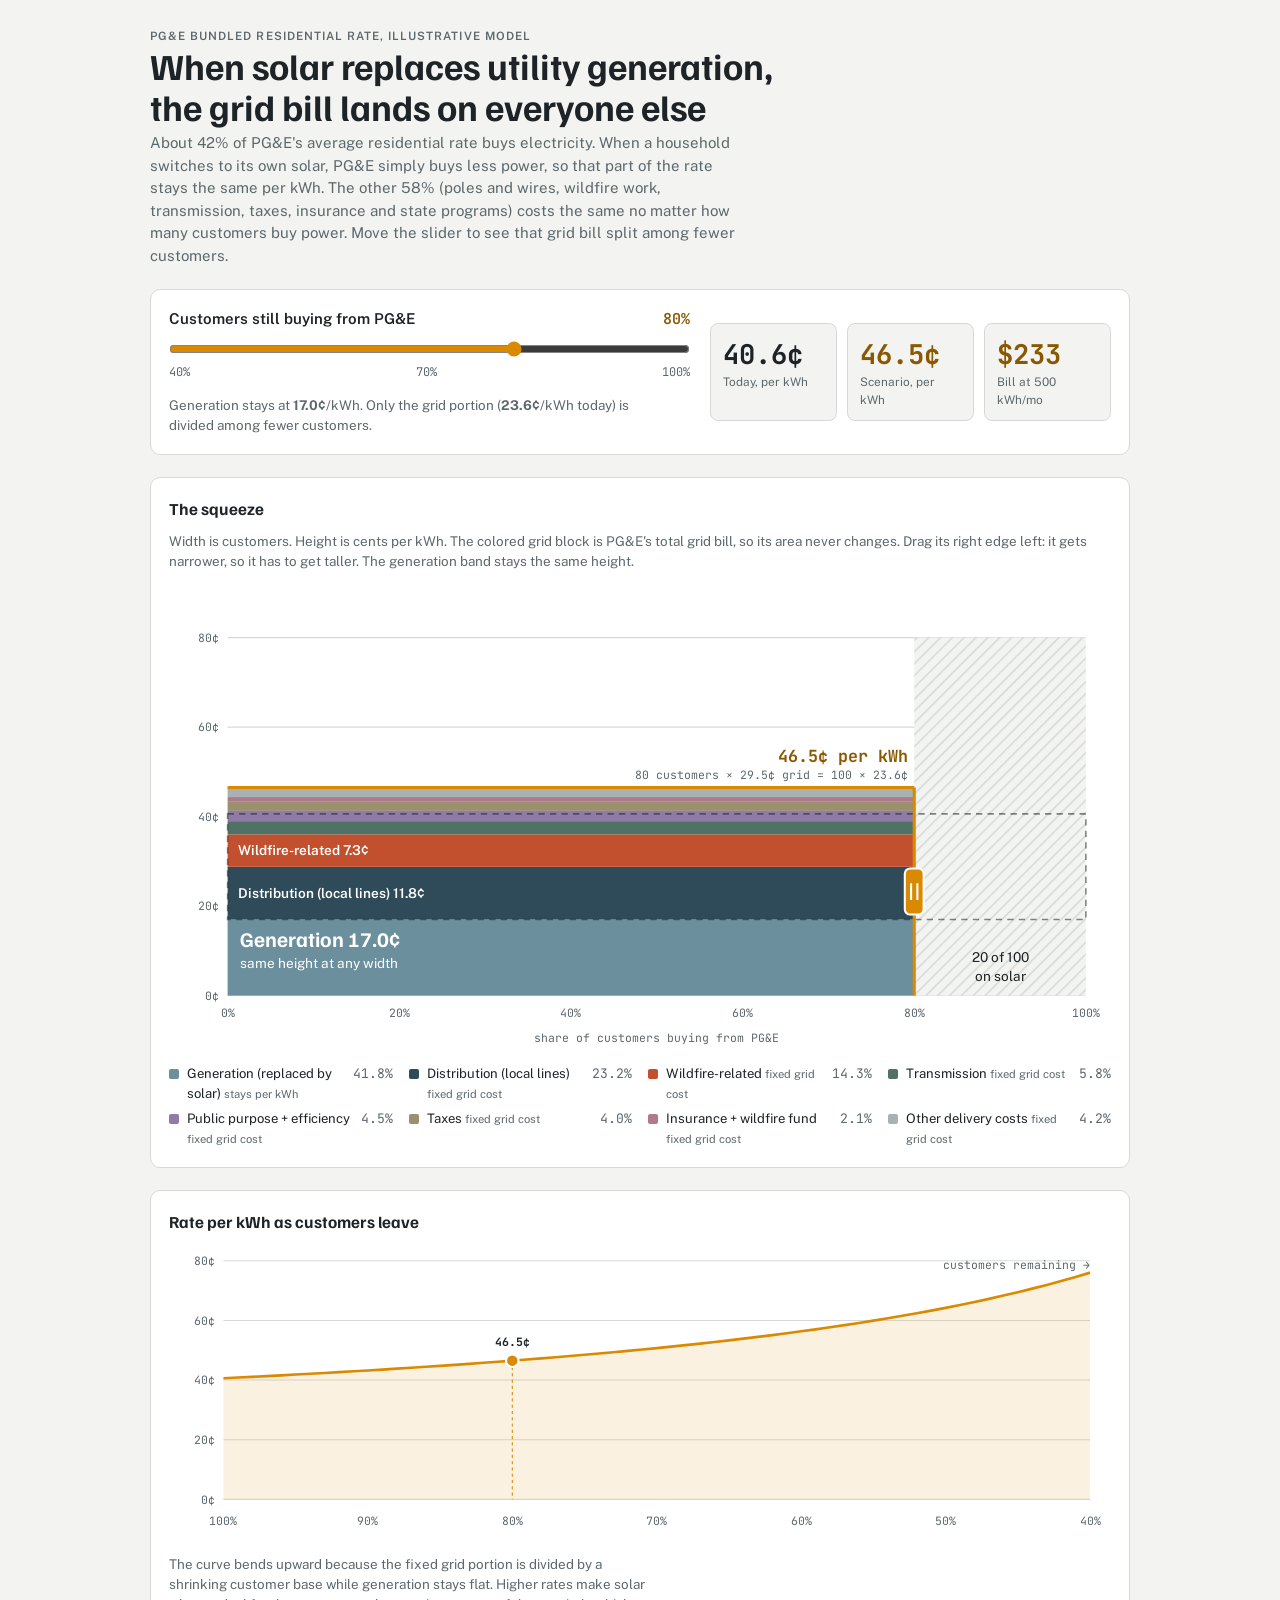
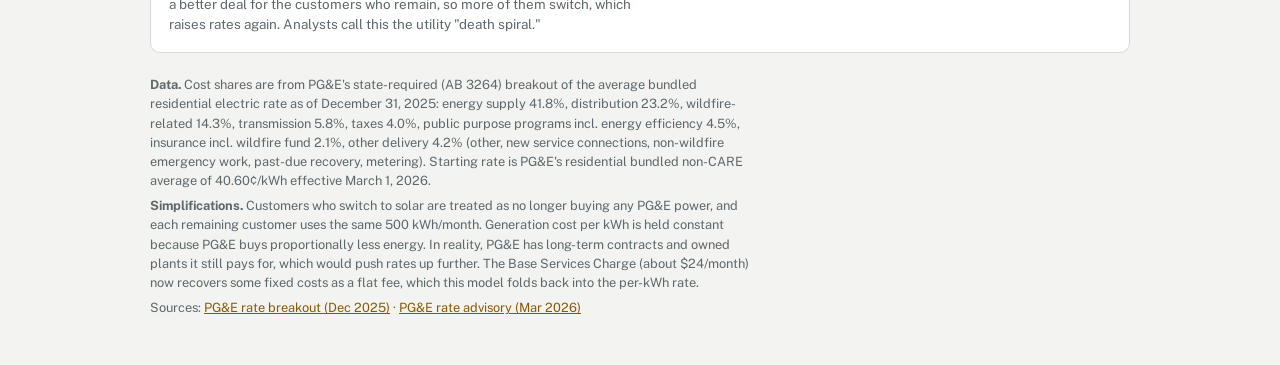
<file: research/capstone/grid-cost-spread.html>
<!doctype html><html><head><meta charset=utf8><meta name=viewport content="width=device-width,initial-scale=1,viewport-fit=cover"><style>:root{color-scheme:light;box-sizing:border-box;padding-top:env(safe-area-inset-top,0px);padding-bottom:env(safe-area-inset-bottom,0px)}html{scroll-padding-top:env(safe-area-inset-top,0px)}body{margin:0;padding:0;font:14px -apple-system,BlinkMacSystemFont,sans-serif;background:#fff;color:#000}img{max-width:100%}[hidden]:not([hidden=until-found i]){display:none!important}</style></head><body>
<title>Fixed Grid Cost Spread</title>
<link rel="preconnect" href="https://fonts.googleapis.com">
<link rel="stylesheet" href="https://fonts.googleapis.com/css2?family=Familjen+Grotesk:wght@500;700&family=Public+Sans:wght@400;600&family=JetBrains+Mono:wght@500;700&display=swap">
<style>
/* Layout: one column; meter readout + slider on top, customer grid and bill stack side by side, curve below, sources at foot */
:root{
  --bg:#f3f4f2; --surface:#ffffff; --fg:#1d2326; --muted:#5d686d; --line:#d5dad8;
  --accent:#d98a00; --accent-ink:#8a5800;
  --c-supply:#6b8f9c; --c-dist:#2f4b5a; --c-fire:#c2502e; --c-trans:#4f7166; --c-ppp:#8f7aa8; --c-tax:#9a8f6f; --c-ins:#b07a8c; --c-other:#a9b1b3;
  --off:#dfe3e1; --on-seg:#ffffff;
  --f-display:"Familjen Grotesk", "Helvetica Neue", Arial, sans-serif;
  --f-body:"Public Sans", system-ui, -apple-system, Segoe UI, sans-serif;
  --f-mono:"JetBrains Mono", ui-monospace, Menlo, Consolas, monospace;
}
@media (prefers-color-scheme: dark){:root:not([data-theme="light"]){
  --bg:#13181a; --surface:#1b2225; --fg:#e7ebea; --muted:#9aa5a9; --line:#2e383c;
  --accent:#f0a623; --accent-ink:#f5c26b;
  --c-supply:#7fa6b4; --c-dist:#5d87a0; --c-fire:#e06a45; --c-trans:#6f9a8c; --c-ppp:#a893c2; --c-tax:#b8ad8b; --c-ins:#c995a7; --c-other:#7d878a;
  --off:#283135; color-scheme:dark }}
:root[data-theme="dark"]{
  --bg:#13181a; --surface:#1b2225; --fg:#e7ebea; --muted:#9aa5a9; --line:#2e383c;
  --accent:#f0a623; --accent-ink:#f5c26b;
  --c-supply:#7fa6b4; --c-dist:#5d87a0; --c-fire:#e06a45; --c-trans:#6f9a8c; --c-ppp:#a893c2; --c-tax:#b8ad8b; --c-ins:#c995a7; --c-other:#7d878a;
  --off:#283135; color-scheme:dark }
body{background:var(--bg);color:var(--fg);font-family:var(--f-body);font-size:15px;line-height:1.5}
.wrap{max-width:980px;margin:0 auto;padding-inline:20px;padding-block:28px 48px;display:grid;gap:22px}
h1{font-family:var(--f-display);font-weight:700;font-size:clamp(1.6rem,4vw,2.3rem);line-height:1.1;margin:0;text-wrap:balance}
h2{font-family:var(--f-display);font-weight:700;font-size:1.05rem;margin:0 0 10px}
.lede{color:var(--muted);max-width:65ch;margin:6px 0 0}
.eyebrow{font-size:.72rem;letter-spacing:.09em;text-transform:uppercase;color:var(--muted);font-weight:600}
.panel{background:var(--surface);border:1px solid var(--line);border-radius:10px;padding:18px}
.controls{display:grid;grid-template-columns:1.3fr 1fr;gap:20px;align-items:center}
@media (max-width:720px){.controls{grid-template-columns:1fr}}
label{font-weight:600;display:flex;justify-content:space-between;gap:10px;align-items:baseline}
label output{font-family:var(--f-mono);color:var(--accent-ink)}
input[type=range]{width:100%;accent-color:var(--accent);margin:10px 0 2px}
input[type=range]:focus-visible{outline:2px solid var(--accent);outline-offset:3px}
.scale{display:flex;justify-content:space-between;font-size:.75rem;color:var(--muted);font-family:var(--f-mono)}
.sub{display:grid;gap:14px}
.meter{display:grid;grid-template-columns:repeat(3,minmax(0,1fr));gap:10px}
.read{background:var(--bg);border:1px solid var(--line);border-radius:8px;padding:10px 12px;min-width:0}
.read .v{font-family:var(--f-mono);font-weight:700;font-size:clamp(1.2rem,3.2vw,1.7rem);font-variant-numeric:tabular-nums}
.read .k{font-size:.74rem;color:var(--muted)}
.read.hot .v{color:var(--accent-ink)}
.two{display:grid;grid-template-columns:1fr 1.25fr;gap:22px}
@media (max-width:720px){.two{grid-template-columns:1fr}}
.note{font-size:.84rem;color:var(--muted);margin:10px 0 0;max-width:60ch}
.bars{display:grid;gap:14px}
.barrow{display:grid;grid-template-columns:78px 1fr;gap:10px;align-items:center}
.barrow .lab{font-size:.8rem;color:var(--muted);line-height:1.2}
.track{position:relative;height:34px}
.stack{display:flex;height:100%;border-radius:4px;overflow:hidden;transition:width .25s}
.stack div{height:100%;transition:width .25s}
.axis{display:flex;justify-content:space-between;font-family:var(--f-mono);font-size:.7rem;color:var(--muted);margin-left:88px}
.legend{display:grid;grid-template-columns:repeat(auto-fill,minmax(200px,1fr));gap:6px 16px;margin-top:14px;font-size:.82rem}
.legend div{display:flex;gap:8px;align-items:baseline;min-width:0}
.legend i{width:10px;height:10px;border-radius:2px;flex:none;transform:translateY(1px)}
.legend .pct{font-family:var(--f-mono);color:var(--muted);margin-left:auto;font-variant-numeric:tabular-nums}
.legend .fx{font-size:.7rem;color:var(--muted)}
.chartbox{overflow-x:auto}
#squeeze{touch-action:none;user-select:none;display:block}
#squeeze .handle{cursor:ew-resize}
#squeeze .seglab{fill:var(--on-seg);font-family:var(--f-body);font-size:13px;font-weight:600}
#squeeze .big{fill:var(--on-seg);font-family:var(--f-display);font-size:20px;font-weight:700}
#squeeze .ann{fill:var(--fg);font-family:var(--f-body);font-size:13px}
.hint{font-size:.84rem;color:var(--muted);margin:0 0 8px}
svg text{fill:var(--muted);font-family:var(--f-mono);font-size:11px}
.foot{font-size:.8rem;color:var(--muted);display:grid;gap:6px;max-width:75ch}
.foot a{color:var(--accent-ink)}
@media (prefers-reduced-motion:reduce){*{transition:none!important}}
</style>

<div class="wrap">
  <header>
    <div class="eyebrow">PG&amp;E bundled residential rate, illustrative model</div>
    <h1>When solar replaces utility generation, the grid bill lands on everyone else</h1>
    <p class="lede">About 42% of PG&amp;E's average residential rate buys electricity. When a household switches to its own solar, PG&amp;E simply buys less power, so that part of the rate stays the same per kWh. The other 58% (poles and wires, wildfire work, transmission, taxes, insurance and state programs) costs the same no matter how many customers buy power. Move the slider to see that grid bill split among fewer customers.</p>
  </header>

  <section class="panel controls" aria-label="Scenario controls">
    <div class="sub">
      <div>
        <label for="cust">Customers still buying from PG&amp;E <output id="custOut">100%</output></label>
        <input type="range" id="cust" min="40" max="100" step="1" value="80">
        <div class="scale"><span>40%</span><span>70%</span><span>100%</span></div>
      </div>
      <p class="note" style="margin:0">Generation stays at <strong id="genC">17.0¢</strong>/kWh. Only the grid portion (<strong id="gridC">23.6¢</strong>/kWh today) is divided among fewer customers.</p>
    </div>
    <div class="meter" aria-live="polite">
      <div class="read"><div class="v" id="rBase">40.6¢</div><div class="k">Today, per kWh</div></div>
      <div class="read hot"><div class="v" id="rNew">40.6¢</div><div class="k">Scenario, per kWh</div></div>
      <div class="read hot"><div class="v" id="rBill">$203</div><div class="k">Bill at 500 kWh/mo</div></div>
    </div>
  </section>

  <section class="panel">
    <h2>The squeeze</h2>
    <p class="hint">Width is customers. Height is cents per kWh. The colored grid block is PG&amp;E's total grid bill, so its area never changes. Drag its right edge left: it gets narrower, so it has to get taller. The generation band stays the same height.</p>
    <div class="chartbox"><svg id="squeeze" viewBox="0 0 900 450" width="100%" role="img" aria-label="Area chart: width is the share of customers, height is cents per kWh. Fixed grid costs keep the same area and grow taller as width shrinks."></svg></div>
    <div class="legend" id="legend"></div>
  </section>

  <section>
    <div class="panel">
    <h2>Rate per kWh as customers leave</h2>
    <div class="chartbox"><svg id="curve" viewBox="0 0 900 280" width="100%" role="img" aria-label="Line chart of cents per kWh against share of customers remaining"></svg></div>
    <p class="note">The curve bends upward because the fixed grid portion is divided by a shrinking customer base while generation stays flat. Higher rates make solar a better deal for the customers who remain, so more of them switch, which raises rates again. Analysts call this the utility "death spiral."</p>
    </div>
  </section>

  <footer class="foot">
    <div><strong>Data.</strong> Cost shares are from PG&amp;E's state-required (AB 3264) breakout of the average bundled residential electric rate as of December 31, 2025: energy supply 41.8%, distribution 23.2%, wildfire-related 14.3%, transmission 5.8%, taxes 4.0%, public purpose programs incl. energy efficiency 4.5%, insurance incl. wildfire fund 2.1%, other delivery 4.2% (other, new service connections, non-wildfire emergency work, past-due recovery, metering). Starting rate is PG&amp;E's residential bundled non-CARE average of 40.60¢/kWh effective March 1, 2026.</div>
    <div><strong>Simplifications.</strong> Customers who switch to solar are treated as no longer buying any PG&amp;E power, and each remaining customer uses the same 500 kWh/month. Generation cost per kWh is held constant because PG&amp;E buys proportionally less energy. In reality, PG&amp;E has long-term contracts and owned plants it still pays for, which would push rates up further. The Base Services Charge (about $24/month) now recovers some fixed costs as a flat fee, which this model folds back into the per-kWh rate.</div>
    <div>Sources: <a href="https://www.pge.com/assets/pge/docs/account/rate-plans/ab3264-rate-transparency-visuals-1225.pdf" target="_blank" rel="noopener">PG&amp;E rate breakout (Dec 2025)</a> · <a href="https://www.pge.com/assets/pge/docs/account/rate-plans/electric-rate-advisory-0326.pdf" target="_blank" rel="noopener">PG&amp;E rate advisory (Mar 2026)</a></div>
  </footer>
</div>

<script>
(function(){
  var BASE = 40.60, KWH = 500;
  var parts = [
    {k:"supply", n:"Generation (replaced by solar)", p:41.8, v:"--c-supply", fixed:false},
    {k:"dist",   n:"Distribution (local lines)", p:23.2, v:"--c-dist", fixed:true},
    {k:"fire",   n:"Wildfire-related",           p:14.3, v:"--c-fire", fixed:true},
    {k:"trans",  n:"Transmission",               p:5.8,  v:"--c-trans", fixed:true},
    {k:"ppp",    n:"Public purpose + efficiency", p:4.5, v:"--c-ppp", fixed:true},
    {k:"tax",    n:"Taxes",                      p:4.0,  v:"--c-tax", fixed:true},
    {k:"ins",    n:"Insurance + wildfire fund",  p:2.1,  v:"--c-ins", fixed:true},
    {k:"other",  n:"Other delivery costs",       p:4.2,  v:"--c-other", fixed:true}
  ];
  var tot = parts.reduce(function(a,b){return a+b.p},0);
  parts.forEach(function(x){x.c = BASE*x.p/tot});

  var $ = function(id){return document.getElementById(id)};
  var cust=$("cust");

  function cents(s, f){ // s = share remaining (0..1), f = fixed share of supply
    return parts.map(function(x){
      var fx = x.fixed ? 1 : f;
      return {x:x, c: x.c*(1-fx) + x.c*fx/s};
    });
  }
  var MAXC = 0; // axis max from worst case
  (function(){var w=cents(.4,0).reduce(function(a,b){return a+b.c},0); MAXC=Math.ceil(w/10)*10})();

  function fillStack(el, arr){
    el.innerHTML="";
    var sum=arr.reduce(function(a,b){return a+b.c},0);
    arr.forEach(function(r){
      var d=document.createElement("div");
      d.style.width=(r.c/sum*100)+"%";
      d.style.background="var("+r.x.v+")";
      d.title=r.x.n+": "+r.c.toFixed(1)+"¢";
      el.appendChild(d);
    });
    el.style.width=(sum/MAXC*100)+"%";
  }
  // axis + legend
  var lg=$("legend");
  parts.forEach(function(x){
    var d=document.createElement("div");
    d.innerHTML='<i style="background:var('+x.v+')"></i><span>'+x.n+' <span class="fx">'+(x.fixed?"fixed grid cost":"stays per kWh")+'</span></span><span class="pct">'+x.p.toFixed(1)+'%</span>';
    lg.appendChild(d);
  });

  function drawSqueeze(s, f){
    var svg=$("squeeze"), W=900,H=450,L=56,R=24,T=56,B=52, PW=W-L-R, PH=H-T-B;
    var y=function(c){return T+(1-c/MAXC)*PH};
    var w=s*PW, xe=L+w;
    var now=cents(s,f), base=cents(1,f);
    var gen=now[0].c, gridNow=now.slice(1).reduce(function(a,b){return a+b.c},0);
    var gridBase=base.slice(1).reduce(function(a,b){return a+b.c},0);
    var h='<defs><pattern id="hatch" width="8" height="8" patternUnits="userSpaceOnUse" patternTransform="rotate(45)"><rect width="8" height="8" fill="var(--bg)"/><line x1="0" y1="0" x2="0" y2="8" stroke="var(--line)" stroke-width="3"/></pattern></defs>';
    for(var g=0;g<=MAXC;g+=MAXC/4){h+='<line x1="'+L+'" x2="'+(L+PW)+'" y1="'+y(g)+'" y2="'+y(g)+'" stroke="var(--line)"/><text x="'+(L-8)+'" y="'+(y(g)+4)+'" text-anchor="end">'+Math.round(g)+'¢</text>'}
    [0,20,40,60,80,100].forEach(function(p){var xx=L+p/100*PW;h+='<text x="'+xx+'" y="'+(H-B+20)+'" text-anchor="middle">'+p+'%</text>'});
    h+='<text x="'+(L+PW/2)+'" y="'+(H-8)+'" text-anchor="middle">share of customers buying from PG&amp;E</text>';
    // customers who left
    if(s<1){
      h+='<rect x="'+xe+'" y="'+T+'" width="'+(PW-w)+'" height="'+PH+'" fill="url(#hatch)"/>';
      h+='<text x="'+(xe+(PW-w)/2)+'" y="'+(y(gen/2)+4)+'" text-anchor="middle" class="ann">'+Math.round((1-s)*100)+' of 100</text>';
      h+='<text x="'+(xe+(PW-w)/2)+'" y="'+(y(gen/2)+22)+'" text-anchor="middle" class="ann">on solar</text>';
    }
    // stacked blocks
    var acc=0;
    now.forEach(function(r,i){
      var y0=y(acc+r.c), hh=y(acc)-y(acc+r.c);
      h+='<rect x="'+L+'" y="'+y0+'" width="'+w+'" height="'+hh+'" fill="var('+r.x.v+')"><title>'+r.x.n+': '+r.c.toFixed(1)+'¢/kWh</title></rect>';
      if(i>0 && hh>=17 && w>=180) h+='<text x="'+(L+10)+'" y="'+(y0+hh/2+4.5)+'" class="seglab">'+r.x.n+'  '+r.c.toFixed(1)+'¢</text>';
      acc+=r.c;
    });
    // generation label
    h+='<text x="'+(L+12)+'" y="'+(y(gen)+26)+'" class="big">Generation '+gen.toFixed(1)+'¢</text>';
    h+='<text x="'+(L+12)+'" y="'+(y(gen)+46)+'" class="seglab" style="font-weight:400">same height at any width</text>';
    // ghost of original grid block
    h+='<rect x="'+L+'" y="'+y(gen+gridBase)+'" width="'+PW+'" height="'+(y(gen)-y(gen+gridBase))+'" fill="none" stroke="var(--fg)" stroke-opacity=".55" stroke-dasharray="6 5" stroke-width="1.5"/>';
    if(PW-w>180) h+='<text x="'+(L+PW-8)+'" y="'+(y(gen+gridBase)+18)+'" text-anchor="end">at 100%: '+gridBase.toFixed(1)+'¢ grid</text>';
    // top annotation
    var top=y(gen+gridNow);
    h+='<line x1="'+L+'" x2="'+xe+'" y1="'+top+'" y2="'+top+'" stroke="var(--accent)" stroke-width="3"/>';
    var tx=Math.max(L+120,Math.min(xe-6,L+PW-6));
    h+='<text x="'+tx+'" y="'+(top-24)+'" text-anchor="end" class="ann" style="font-weight:700;font-family:var(--f-mono);font-size:16px;fill:var(--accent-ink)">'+(gen+gridNow).toFixed(1)+'¢ per kWh</text>';
    h+='<text x="'+tx+'" y="'+(top-8)+'" text-anchor="end">'+Math.round(s*100)+' customers × '+gridNow.toFixed(1)+'¢ grid = 100 × '+gridBase.toFixed(1)+'¢</text>';
    // handle
    h+='<g class="handle"><rect x="'+(xe-14)+'" y="'+top+'" width="28" height="'+(y(0)-top)+'" fill="transparent"/>';
    h+='<line x1="'+xe+'" x2="'+xe+'" y1="'+top+'" y2="'+y(0)+'" stroke="var(--accent)" stroke-width="3"/>';
    h+='<rect x="'+(xe-9)+'" y="'+((top+y(0))/2-22)+'" width="18" height="44" rx="5" fill="var(--accent)" stroke="var(--surface)" stroke-width="2"/>';
    h+='<path d="M'+(xe-3)+' '+((top+y(0))/2-8)+'v16M'+(xe+3)+' '+((top+y(0))/2-8)+'v16" stroke="var(--surface)" stroke-width="2"/></g>';
    svg.innerHTML=h;
  }
  (function(){
    var svg=$("squeeze"), drag=false;
    function setFrom(e){
      var pt=svg.createSVGPoint(); pt.x=e.clientX; pt.y=e.clientY;
      var p=pt.matrixTransform(svg.getScreenCTM().inverse());
      var v=Math.round((p.x-56)/(900-56-24)*100);
      v=Math.max(40,Math.min(100,v));
      if(+cust.value!==v){cust.value=v; update();}
    }
    svg.addEventListener("pointerdown",function(e){drag=true; try{svg.setPointerCapture(e.pointerId)}catch(_){} setFrom(e)});
    svg.addEventListener("pointermove",function(e){if(drag) setFrom(e)});
    svg.addEventListener("pointerup",function(){drag=false});
    svg.addEventListener("pointercancel",function(){drag=false});
  })();

  function drawCurve(s, f){
    var svg=$("curve"), W=900,H=280,L=52,R=20,T=16,B=36;
    var x=function(p){return L+(100-p)/60*(W-L-R)}; // 100% left -> 40% right
    var y=function(c){return T+(1-c/MAXC)*(H-T-B)};
    var h="";
    for(var g=0;g<=MAXC;g+=MAXC/4){h+='<line x1="'+L+'" x2="'+(W-R)+'" y1="'+y(g)+'" y2="'+y(g)+'" stroke="var(--line)"/><text x="'+(L-8)+'" y="'+(y(g)+4)+'" text-anchor="end">'+Math.round(g)+'¢</text>'}
    [100,90,80,70,60,50,40].forEach(function(p){h+='<text x="'+x(p)+'" y="'+(H-12)+'" text-anchor="middle">'+p+'%</text>'});
    var pts=[], area=[];
    for(var p=100;p>=40;p--){var c=cents(p/100,f).reduce(function(a,b){return a+b.c},0);pts.push(x(p)+","+y(c))}
    h+='<polygon points="'+x(100)+','+y(0)+' '+pts.join(" ")+' '+x(40)+','+y(0)+'" fill="var(--accent)" fill-opacity="0.12"/>';
    h+='<polyline points="'+pts.join(" ")+'" fill="none" stroke="var(--accent)" stroke-width="2.5"/>';
    var cur=cents(s,f).reduce(function(a,b){return a+b.c},0), cx=x(s*100), cy=y(cur);
    h+='<line x1="'+cx+'" x2="'+cx+'" y1="'+cy+'" y2="'+y(0)+'" stroke="var(--accent)" stroke-dasharray="3 3"/>';
    h+='<circle cx="'+cx+'" cy="'+cy+'" r="6" fill="var(--accent)" stroke="var(--surface)" stroke-width="2"/>';
    h+='<text x="'+Math.min(Math.max(cx,L+40),W-R-40)+'" y="'+(cy-14)+'" text-anchor="middle" style="fill:var(--fg);font-weight:700">'+cur.toFixed(1)+'¢</text>';
    h+='<text x="'+(W-R)+'" y="'+(T+8)+'" text-anchor="end">customers remaining →</text>';
    svg.innerHTML=h;
  }

  function update(){
    var s=+cust.value/100, f=0;
    $("custOut").textContent=cust.value+"%";
    var base=cents(1,f), now=cents(s,f);
    var sum=now.reduce(function(a,b){return a+b.c},0);
    $("rBase").textContent=BASE.toFixed(1)+"¢";
    $("rNew").textContent=sum.toFixed(1)+"¢";
    $("rBill").textContent="$"+Math.round(sum*KWH/100);
    drawSqueeze(s,f);
    drawCurve(s,f);
  }
  cust.addEventListener("input",update);
  $("genC").textContent=parts[0].c.toFixed(1)+"¢"; $("gridC").textContent=(BASE-parts[0].c).toFixed(1)+"¢";
  update();
})();
</script>

</body></html>
</file>
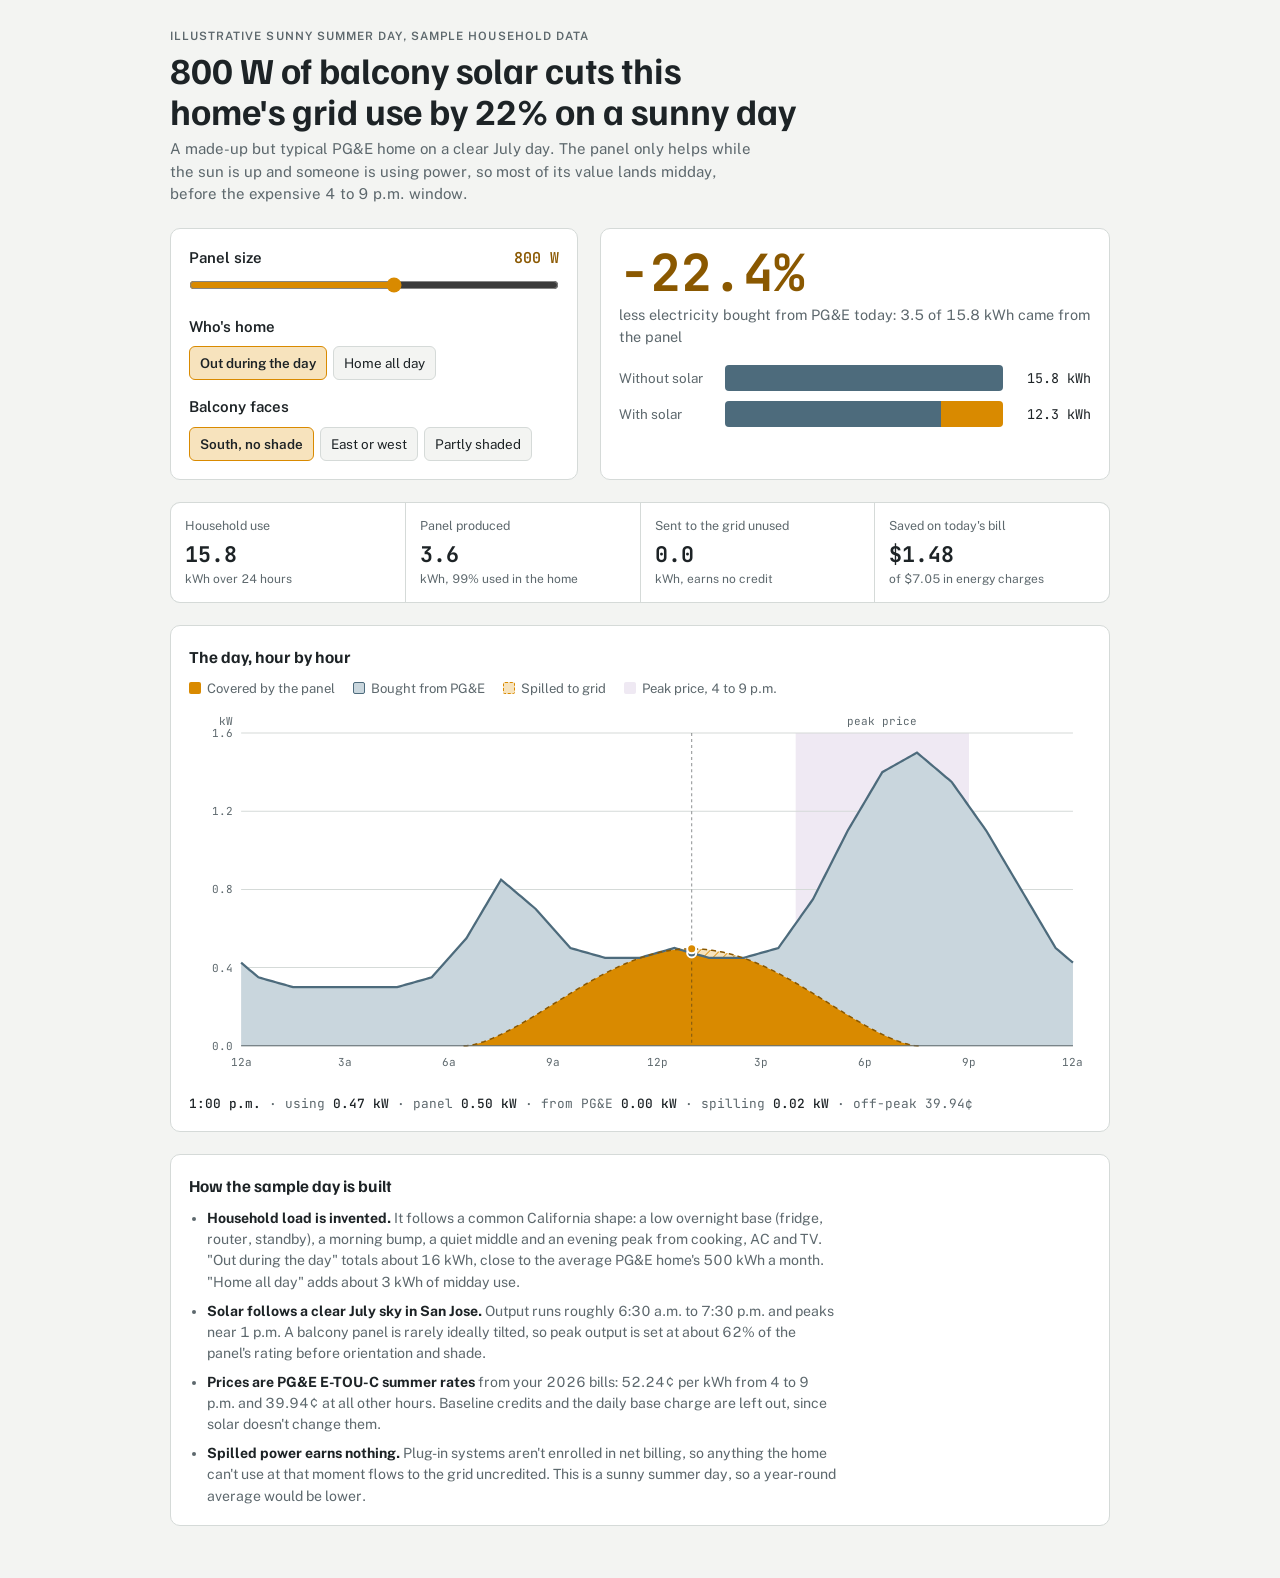
<file: research/capstone/sunny-day.html>
<!DOCTYPE html>
<html lang="en">
<head>
<meta charset="utf-8">
<meta name="viewport" content="width=device-width, initial-scale=1">
<title>Sunny Day Balcony Solar</title>
<link rel="stylesheet" href="https://fonts.googleapis.com/css2?family=Familjen+Grotesk:wght@600;700&family=Public+Sans:wght@400;600&family=JetBrains+Mono:wght@500;700&display=swap">
<style>
/* One column: headline, controls + before/after bars, 24-hour load chart, assumptions */
:root{
  --bg:#f3f4f2; --surface:#ffffff; --fg:#1d2326; --muted:#5d686d; --line:#d5dad8;
  --sun:#d98a00; --sun-ink:#8a5800; --sun-soft:#f7e3bd; --grid:#4d6b7c; --grid-soft:#c9d6dd; --peak:#efe9f3;
  --f-display:"Familjen Grotesk","Helvetica Neue",Arial,sans-serif;
  --f-body:"Public Sans",system-ui,-apple-system,"Segoe UI",sans-serif;
  --f-mono:"JetBrains Mono",ui-monospace,Menlo,Consolas,monospace;
}
@media (prefers-color-scheme: dark){:root:not([data-theme="light"]){
  --bg:#13181a; --surface:#1b2225; --fg:#e7ebea; --muted:#9aa5a9; --line:#2e383c;
  --sun:#f0a623; --sun-ink:#f5c26b; --sun-soft:#4a3a17; --grid:#86a8bb; --grid-soft:#2d3e48; --peak:#221f29; color-scheme:dark}}
:root[data-theme="dark"]{
  --bg:#13181a; --surface:#1b2225; --fg:#e7ebea; --muted:#9aa5a9; --line:#2e383c;
  --sun:#f0a623; --sun-ink:#f5c26b; --sun-soft:#4a3a17; --grid:#86a8bb; --grid-soft:#2d3e48; --peak:#221f29; color-scheme:dark}
*{box-sizing:border-box}
body{margin:0;background:var(--bg);color:var(--fg);font-family:var(--f-body);font-size:15px;line-height:1.5;font-variant-numeric:tabular-nums}
.wrap{max-width:980px;margin:0 auto;padding-inline:20px;padding-block:28px 52px;display:grid;gap:22px}
.eyebrow{font-size:.72rem;letter-spacing:.09em;text-transform:uppercase;color:var(--muted);font-weight:600}
h1{font-family:var(--f-display);font-weight:700;font-size:clamp(1.6rem,4vw,2.3rem);line-height:1.1;margin:4px 0 8px;text-wrap:balance}
h2{font-family:var(--f-display);font-weight:700;font-size:1.05rem;margin:0 0 10px}
.lede{color:var(--muted);max-width:66ch;margin:0}
.panel{background:var(--surface);border:1px solid var(--line);border-radius:10px;padding:18px;min-width:0}
.top{display:grid;grid-template-columns:minmax(0,1fr) minmax(0,1.25fr);gap:22px}
@media (max-width:760px){.top{grid-template-columns:1fr}}
.ctl{display:grid;gap:16px}
label,.lbl{font-weight:600;display:flex;justify-content:space-between;gap:10px;align-items:baseline}
label output{font-family:var(--f-mono);color:var(--sun-ink)}
input[type=range]{width:100%;accent-color:var(--sun);margin:8px 0 0}
input[type=range]:focus-visible{outline:2px solid var(--sun);outline-offset:3px}
.seg{display:flex;flex-wrap:wrap;gap:6px;margin-top:8px}
.seg button{font:inherit;font-size:.84rem;border:1px solid var(--line);background:var(--bg);color:var(--fg);border-radius:6px;padding:6px 10px;cursor:pointer}
.seg button[aria-pressed="true"]{border-color:var(--sun);background:var(--sun-soft);color:var(--fg);font-weight:600}
.seg button:focus-visible{outline:2px solid var(--sun);outline-offset:1px}
.big{font-family:var(--f-mono);font-weight:700;font-size:clamp(2.2rem,6vw,3.2rem);line-height:1;color:var(--sun-ink)}
.bigcap{color:var(--muted);font-size:.9rem;margin-top:6px}
.bars{display:grid;gap:10px;margin-top:18px}
.brow{display:grid;grid-template-columns:96px minmax(0,1fr) 78px;gap:10px;align-items:center;font-size:.84rem}
.brow .n{color:var(--muted)}
.brow .v{font-family:var(--f-mono);text-align:right}
.track{height:26px;border-radius:4px;background:var(--bg);overflow:hidden;display:flex}
.track span{height:100%;transition:width .2s}
.stats{display:grid;grid-template-columns:repeat(4,minmax(0,1fr));gap:1px;background:var(--line);border:1px solid var(--line);border-radius:10px;overflow:hidden}
@media (max-width:640px){.stats{grid-template-columns:repeat(2,minmax(0,1fr))}}
.stat{background:var(--surface);padding:14px 14px}
.stat .k{font-size:.78rem;color:var(--muted)}
.stat .v{font-family:var(--f-mono);font-weight:700;font-size:1.35rem;margin-top:2px}
.stat .s{font-size:.75rem;color:var(--muted)}
.key{display:flex;flex-wrap:wrap;gap:6px 18px;font-size:.82rem;color:var(--muted);margin-bottom:8px}
.key i{display:inline-block;width:12px;height:12px;border-radius:2px;margin-right:6px;vertical-align:-1px}
.chartbox{overflow-x:auto}
#chart{display:block;touch-action:none}
svg text{fill:var(--muted);font-family:var(--f-mono);font-size:11px}
.read{font-family:var(--f-mono);font-size:.8rem;color:var(--muted);min-height:1.5em;margin-top:6px}
.read b{color:var(--fg);font-weight:500}
ul{margin:0;padding-left:18px;display:grid;gap:8px;color:var(--muted);font-size:.88rem;max-width:72ch}
ul strong{color:var(--fg)}
@media (prefers-reduced-motion:reduce){*{transition:none!important}}
</style>
</head>
<body>
<div class="wrap">
  <header>
    <div class="eyebrow">Illustrative sunny summer day, sample household data</div>
    <h1 id="headline">One balcony panel, one household, one sunny day</h1>
    <p class="lede">A made-up but typical PG&amp;E home on a clear July day. The panel only helps while the sun is up and someone is using power, so most of its value lands midday, before the expensive 4 to 9 p.m. window.</p>
  </header>

  <section class="top">
    <div class="panel ctl" aria-label="Assumptions">
      <div>
        <label for="watts">Panel size <output id="wattsOut">800 W</output></label>
        <input type="range" id="watts" min="300" max="1200" step="100" value="800">
      </div>
      <div>
        <span class="lbl">Who's home</span>
        <div class="seg" id="who">
          <button type="button" data-v="away" aria-pressed="true">Out during the day</button>
          <button type="button" data-v="home" aria-pressed="false">Home all day</button>
        </div>
      </div>
      <div>
        <span class="lbl">Balcony faces</span>
        <div class="seg" id="face">
          <button type="button" data-v="1" aria-pressed="true">South, no shade</button>
          <button type="button" data-v="0.72" aria-pressed="false">East or west</button>
          <button type="button" data-v="0.5" aria-pressed="false">Partly shaded</button>
        </div>
      </div>
    </div>

    <div class="panel">
      <div class="big" id="cutPct">0%</div>
      <div class="bigcap" id="cutCap">less electricity bought from PG&amp;E today</div>
      <div class="bars" aria-hidden="true">
        <div class="brow"><span class="n">Without solar</span><div class="track"><span id="barA" style="background:var(--grid)"></span></div><span class="v" id="valA"></span></div>
        <div class="brow"><span class="n">With solar</span><div class="track"><span id="barB" style="background:var(--grid)"></span><span id="barC" style="background:var(--sun)"></span></div><span class="v" id="valB"></span></div>
      </div>
    </div>
  </section>

  <section class="stats" aria-live="polite">
    <div class="stat"><div class="k">Household use</div><div class="v" id="sUse"></div><div class="s">kWh over 24 hours</div></div>
    <div class="stat"><div class="k">Panel produced</div><div class="v" id="sGen"></div><div class="s" id="sGenS">kWh</div></div>
    <div class="stat"><div class="k">Sent to the grid unused</div><div class="v" id="sSpill"></div><div class="s">kWh, earns no credit</div></div>
    <div class="stat"><div class="k">Saved on today's bill</div><div class="v" id="sSave"></div><div class="s" id="sSaveS"></div></div>
  </section>

  <section class="panel">
    <h2>The day, hour by hour</h2>
    <div class="key">
      <span><i style="background:var(--sun)"></i>Covered by the panel</span>
      <span><i style="background:var(--grid-soft);border:1px solid var(--grid)"></i>Bought from PG&amp;E</span>
      <span><i style="background:var(--sun-soft);border:1px dashed var(--sun)"></i>Spilled to grid</span>
      <span><i style="background:var(--peak)"></i>Peak price, 4 to 9 p.m.</span>
    </div>
    <div class="chartbox"><svg id="chart" viewBox="0 0 900 380" width="100%" role="img" aria-label="Area chart of household power use across 24 hours with the share covered by balcony solar highlighted."></svg></div>
    <div class="read" id="read">Move across the chart to read any moment of the day.</div>
  </section>

  <section class="panel">
    <h2>How the sample day is built</h2>
    <ul>
      <li><strong>Household load is invented.</strong> It follows a common California shape: a low overnight base (fridge, router, standby), a morning bump, a quiet middle and an evening peak from cooking, AC and TV. "Out during the day" totals about 16 kWh, close to the average PG&amp;E home's 500 kWh a month. "Home all day" adds about 3 kWh of midday use.</li>
      <li><strong>Solar follows a clear July sky in San Jose.</strong> Output runs roughly 6:30 a.m. to 7:30 p.m. and peaks near 1 p.m. A balcony panel is rarely ideally tilted, so peak output is set at about 62% of the panel's rating before orientation and shade.</li>
      <li><strong>Prices are PG&amp;E E-TOU-C summer rates</strong> from your 2026 bills: 52.24¢ per kWh from 4 to 9 p.m. and 39.94¢ at all other hours. Baseline credits and the daily base charge are left out, since solar doesn't change them.</li>
      <li><strong>Spilled power earns nothing.</strong> Plug-in systems aren't enrolled in net billing, so anything the home can't use at that moment flows to the grid uncredited. This is a sunny summer day, so a year-round average would be lower.</li>
    </ul>
  </section>
</div>

<script>
(function(){
  // Hourly average load in kW, hour 0 = midnight to 1 a.m.
  var LOAD={
    away:[0.35,0.30,0.30,0.30,0.30,0.35,0.55,0.85,0.70,0.50,0.45,0.45,0.50,0.45,0.45,0.50,0.75,1.10,1.40,1.50,1.35,1.10,0.80,0.50],
    home:[0.35,0.30,0.30,0.30,0.30,0.35,0.55,0.85,0.80,0.75,0.80,0.85,0.95,0.90,0.85,0.85,0.95,1.15,1.40,1.50,1.35,1.10,0.80,0.50]
  };
  var DERATE=0.62, RISE=6.5, SET=19.5, PEAK=0.5224, OFF=0.3994;
  var STEP=1/12, N=24*12; // five-minute steps
  var st={w:800, who:"away", face:1};
  var $=function(id){return document.getElementById(id)};

  function loadAt(t,prof){ // linear between hour midpoints, wrapping at midnight
    var a=LOAD[prof], u=t-0.5, i=Math.floor(u), f=u-i;
    var p=a[(i+24)%24], q=a[(i+25)%24];
    return p+(q-p)*f;
  }
  function solarAt(t){
    if(t<=RISE||t>=SET) return 0;
    return st.w/1000*DERATE*st.face*Math.pow(Math.sin(Math.PI*(t-RISE)/(SET-RISE)),1.5);
  }
  function rateAt(t){return (t>=16&&t<21)?PEAK:OFF}
  function fmtT(t){var h=Math.floor(t)%24,m=Math.round((t-Math.floor(t))*60);if(m===60){h=(h+1)%24;m=0}
    var ap=h<12?"a.m.":"p.m.",hh=h%12===0?12:h%12;return hh+":"+(m<10?"0":"")+m+" "+ap}

  var pts=[];
  function compute(){
    pts=[]; var T={use:0,gen:0,self:0,spill:0,save:0,cost:0};
    for(var i=0;i<=N;i++){
      var t=i*STEP, L=loadAt(t,st.who), S=solarAt(t), U=Math.min(L,S);
      pts.push({t:t,L:L,S:S,U:U});
      if(i<N){var tm=t+STEP/2, l=loadAt(tm,st.who), s=solarAt(tm), u=Math.min(l,s);
        T.use+=l*STEP; T.gen+=s*STEP; T.self+=u*STEP; T.spill+=(s-u)*STEP; T.save+=u*STEP*rateAt(tm); T.cost+=l*STEP*rateAt(tm);}
    }
    return T;
  }

  var W=900,H=380,Lm=52,Rm=18,Tm=26,Bm=42,PW=W-Lm-Rm,PH=H-Tm-Bm,YMAX=1.6;
  var X=function(t){return Lm+t/24*PW}, Y=function(v){return Tm+(1-v/YMAX)*PH};
  function poly(top,bot){
    var a=pts.map(function(p){return X(p.t)+","+Y(top(p))});
    var b=pts.slice().reverse().map(function(p){return X(p.t)+","+Y(bot(p))});
    return a.concat(b).join(" ");
  }
  var cursor=null;
  function draw(){
    var h='<defs><pattern id="spill" width="7" height="7" patternUnits="userSpaceOnUse" patternTransform="rotate(45)"><rect width="7" height="7" fill="var(--sun-soft)"/><line x1="0" y1="0" x2="0" y2="7" stroke="var(--sun)" stroke-width="1.6"/></pattern></defs>';
    h+='<rect x="'+X(16)+'" y="'+Tm+'" width="'+(X(21)-X(16))+'" height="'+PH+'" fill="var(--peak)"/>';
    h+='<text x="'+((X(16)+X(21))/2)+'" y="'+(Tm-8)+'" text-anchor="middle">peak price</text>';
    for(var v=0;v<=YMAX+1e-9;v+=0.4){h+='<line x1="'+Lm+'" x2="'+(Lm+PW)+'" y1="'+Y(v)+'" y2="'+Y(v)+'" stroke="var(--line)"/><text x="'+(Lm-8)+'" y="'+(Y(v)+4)+'" text-anchor="end">'+v.toFixed(1)+'</text>'}
    h+='<text x="'+(Lm-8)+'" y="'+(Tm-8)+'" text-anchor="end">kW</text>';
    [0,3,6,9,12,15,18,21,24].forEach(function(t){var lab=t===0||t===24?"12a":t===12?"12p":(t<12?t+"a":(t-12)+"p");h+='<text x="'+X(t)+'" y="'+(H-Bm+20)+'" text-anchor="middle">'+lab+'</text>'});
    // bought from grid: between self-use and load
    h+='<polygon points="'+poly(function(p){return p.L},function(p){return p.U})+'" fill="var(--grid-soft)"/>';
    // covered by panel
    h+='<polygon points="'+poly(function(p){return p.U},function(){return 0})+'" fill="var(--sun)"/>';
    // spill above load
    h+='<polygon points="'+poly(function(p){return Math.max(p.S,p.L)},function(p){return p.L})+'" fill="url(#spill)"/>';
    h+='<polyline fill="none" stroke="var(--grid)" stroke-width="2.25" points="'+pts.map(function(p){return X(p.t)+","+Y(p.L)}).join(" ")+'"/>';
    h+='<polyline fill="none" stroke="var(--sun-ink)" stroke-width="1.5" stroke-dasharray="5 4" points="'+pts.filter(function(p){return p.S>0||Math.abs(p.t-RISE)<0.1||Math.abs(p.t-SET)<0.1}).map(function(p){return X(p.t)+","+Y(p.S)}).join(" ")+'"/>';
    h+='<line x1="'+Lm+'" x2="'+(Lm+PW)+'" y1="'+Y(0)+'" y2="'+Y(0)+'" stroke="var(--muted)"/>';
    if(cursor!==null){var p=pts[Math.round(cursor/STEP)];
      h+='<line x1="'+X(p.t)+'" x2="'+X(p.t)+'" y1="'+Tm+'" y2="'+Y(0)+'" stroke="var(--fg)" stroke-opacity=".5" stroke-dasharray="3 3"/>';
      h+='<circle cx="'+X(p.t)+'" cy="'+Y(p.L)+'" r="4.5" fill="var(--grid)" stroke="var(--surface)" stroke-width="2"/>';
      if(p.S>0) h+='<circle cx="'+X(p.t)+'" cy="'+Y(p.S)+'" r="4.5" fill="var(--sun)" stroke="var(--surface)" stroke-width="2"/>';
    }
    $("chart").innerHTML=h;
  }
  function readout(){
    if(cursor===null) return;
    var p=pts[Math.round(cursor/STEP)];
    $("read").innerHTML='<b>'+fmtT(p.t)+'</b> · using <b>'+p.L.toFixed(2)+' kW</b> · panel <b>'+p.S.toFixed(2)+' kW</b> · from PG&amp;E <b>'+(p.L-p.U).toFixed(2)+' kW</b>'+(p.S>p.L?' · spilling <b>'+(p.S-p.L).toFixed(2)+' kW</b>':'')+' · '+(rateAt(p.t)===PEAK?'peak':'off-peak')+' '+(rateAt(p.t)*100).toFixed(2)+'¢';
  }
  function update(){
    $("wattsOut").textContent=st.w+" W";
    var T=compute(), bought=T.use-T.self, pct=T.self/T.use*100;
    $("cutPct").textContent="−"+pct.toFixed(1)+"%";
    $("cutCap").textContent="less electricity bought from PG&E today: "+T.self.toFixed(1)+" of "+T.use.toFixed(1)+" kWh came from the panel";
    $("headline").textContent=st.w+" W of balcony solar cuts this home's grid use by "+pct.toFixed(0)+"% on a sunny day";
    var max=T.use;
    $("barA").style.width="100%"; $("valA").textContent=T.use.toFixed(1)+" kWh";
    $("barB").style.width=(bought/max*100)+"%"; $("barC").style.width=(T.self/max*100)+"%";
    $("valB").textContent=bought.toFixed(1)+" kWh";
    $("sUse").textContent=T.use.toFixed(1);
    $("sGen").textContent=T.gen.toFixed(1);
    $("sGenS").textContent="kWh, "+(T.self/T.gen*100).toFixed(0)+"% used in the home";
    $("sSpill").textContent=T.spill.toFixed(1);
    $("sSave").textContent="$"+T.save.toFixed(2);
    $("sSaveS").textContent="of $"+T.cost.toFixed(2)+" in energy charges";
    draw(); readout();
  }
  $("watts").addEventListener("input",function(e){st.w=+e.target.value;update()});
  function seg(id,key,num){
    $(id).addEventListener("click",function(e){var b=e.target.closest("button");if(!b)return;
      st[key]=num?+b.dataset.v:b.dataset.v;
      $(id).querySelectorAll("button").forEach(function(x){x.setAttribute("aria-pressed",x===b?"true":"false")});
      update();});
  }
  seg("who","who",false); seg("face","face",true);
  var svg=$("chart");
  function move(e){
    var pt=svg.createSVGPoint(); pt.x=e.clientX; pt.y=e.clientY;
    var p=pt.matrixTransform(svg.getScreenCTM().inverse());
    var t=(p.x-Lm)/PW*24; t=Math.max(0,Math.min(24,t)); cursor=Math.round(t/STEP)*STEP; draw(); readout();
  }
  svg.addEventListener("pointermove",move);
  svg.addEventListener("pointerdown",move);
  cursor=13; update();
})();
</script>
</body>
</html>
</file>
<file: styles.css>
:root {
  --bg: #fbfaf7;
  --surface: #ffffff;
  --text: #1c1d21;
  --muted: #62646c;
  --border: #e6e3dc;
  --accent: #1f5c8f;
  --accent-soft: #e7eff7;
  --chip: #f1efe9;
  --journal: #1f6f4a;
  --conference: #1f5c8f;
  --preprint: #9a5b13;
  --thesis: #6b3fa0;
  --shadow: 0 1px 2px rgba(0, 0, 0, 0.04), 0 4px 16px rgba(0, 0, 0, 0.04);
  --serif: "Source Serif 4", Georgia, serif;
  --sans: "Inter", system-ui, -apple-system, "Segoe UI", sans-serif;
  color-scheme: light;
}

@media (prefers-color-scheme: dark) {
  :root:not([data-theme="light"]) {
    --bg: #121316;
    --surface: #1a1c20;
    --text: #e8e7e3;
    --muted: #a0a2a9;
    --border: #2b2e34;
    --accent: #7fb2e0;
    --accent-soft: #1d2a37;
    --chip: #24272c;
    --journal: #6fcf9d;
    --conference: #7fb2e0;
    --preprint: #e0a85f;
    --thesis: #b896e6;
    --shadow: none;
    color-scheme: dark;
  }
}
:root[data-theme="dark"] {
  --bg: #121316;
  --surface: #1a1c20;
  --text: #e8e7e3;
  --muted: #a0a2a9;
  --border: #2b2e34;
  --accent: #7fb2e0;
  --accent-soft: #1d2a37;
  --chip: #24272c;
  --journal: #6fcf9d;
  --conference: #7fb2e0;
  --preprint: #e0a85f;
  --thesis: #b896e6;
  --shadow: none;
  color-scheme: dark;
}

* { box-sizing: border-box; }
html { scroll-behavior: smooth; scroll-padding-top: 72px; }
body {
  margin: 0;
  background: var(--bg);
  color: var(--text);
  font: 16px/1.65 var(--sans);
  -webkit-font-smoothing: antialiased;
}
a { color: var(--accent); text-decoration: none; }
a:hover { text-decoration: underline; }
h1, h2, h3 { font-family: var(--serif); font-weight: 600; line-height: 1.25; }
h2 { font-size: 1.75rem; margin: 0 0 1.25rem; }
h3 { font-size: 1.15rem; margin: 0 0 0.5rem; }
p { margin: 0 0 0.9rem; }
.muted { color: var(--muted); }
.small { font-size: 0.85rem; }
[hidden] { display: none !important; }

/* ---------- Top bar ---------- */
.topbar {
  position: sticky; top: 0; z-index: 10;
  background: color-mix(in srgb, var(--bg) 88%, transparent);
  backdrop-filter: blur(8px);
  border-bottom: 1px solid var(--border);
}
.topbar-inner {
  max-width: 1000px; margin: 0 auto; padding: 0 16px;
  height: 60px; display: flex; align-items: center; justify-content: space-between;
}
.brand { font-family: var(--serif); font-weight: 600; font-size: 1.15rem; color: var(--text); }
nav { display: flex; align-items: center; gap: 1.4rem; }
nav a { color: var(--muted); font-size: 0.95rem; font-weight: 500; }
nav a:hover { color: var(--text); text-decoration: none; }
.theme-toggle, .menu-toggle {
  background: none; border: 1px solid var(--border); border-radius: 8px;
  color: var(--muted); cursor: pointer; padding: 6px; display: inline-flex;
}
.theme-toggle:hover { color: var(--text); }
.menu-toggle { display: none; flex-direction: column; gap: 4px; padding: 9px 8px; }
.menu-toggle span { width: 18px; height: 2px; background: currentColor; border-radius: 2px; }

/* ---------- Layout ---------- */
main { max-width: 1000px; margin: 0 auto; padding: 0 16px; }
.section { padding: 3.5rem 0; border-top: 1px solid var(--border); }
.section-head {
  display: flex; align-items: baseline; justify-content: space-between;
  gap: 1rem; flex-wrap: wrap; margin-bottom: 1.25rem;
}
.section-head h2 { margin: 0; }

/* ---------- Hero ---------- */
.hero {
  display: grid; grid-template-columns: 180px 1fr; gap: 2.5rem;
  padding: 4rem 0 3.5rem; align-items: start;
}
.hero-photo {
  width: 180px; height: 180px; border-radius: 50%; overflow: hidden;
  background: var(--accent-soft); display: grid; place-items: center;
  border: 1px solid var(--border);
}
.hero-photo img { width: 100%; height: 100%; object-fit: cover; }
.hero-photo span { font-family: var(--serif); font-size: 3.5rem; color: var(--accent); }
.hero h1 { font-size: 2.6rem; margin: 0 0 0.25rem; }
.subtitle { color: var(--muted); font-size: 1.05rem; margin-bottom: 1.25rem; }
.hero-actions { display: flex; flex-wrap: wrap; gap: 0.5rem; margin-top: 1.25rem; align-items: center; }

.btn {
  display: inline-block; padding: 0.5rem 1rem; border-radius: 8px;
  border: 1px solid var(--border); color: var(--text); font-weight: 500; font-size: 0.92rem;
  background: var(--surface);
}
.btn:hover { text-decoration: none; border-color: var(--accent); }
.btn.primary { background: var(--accent); border-color: var(--accent); color: var(--bg); }

.chips { list-style: none; padding: 0; margin: 0.5rem 0 0; display: flex; flex-wrap: wrap; gap: 0.4rem; }
.chips li { background: var(--chip); padding: 0.2rem 0.7rem; border-radius: 999px; font-size: 0.88rem; }
.chips.small li { font-size: 0.78rem; padding: 0.1rem 0.6rem; }

.pill-link {
  display: inline-block; font: 500 0.8rem var(--sans); padding: 0.2rem 0.65rem;
  border: 1px solid var(--border); border-radius: 6px; color: var(--accent);
  background: transparent; cursor: pointer;
}
.pill-link:hover { background: var(--accent-soft); text-decoration: none; }
.links { display: flex; flex-wrap: wrap; gap: 0.4rem; margin-top: 0.6rem; }

/* ---------- News ---------- */
.news { list-style: none; padding: 0; margin: 0; }
.news li { display: grid; grid-template-columns: 90px 1fr; gap: 1rem; padding: 0.4rem 0; }
.news time { color: var(--muted); font-variant-numeric: tabular-nums; font-size: 0.9rem; }

/* ---------- Research cards ---------- */
.cards { display: grid; grid-template-columns: repeat(auto-fill, minmax(280px, 1fr)); gap: 1rem; }
.card {
  background: var(--surface); border: 1px solid var(--border); border-radius: 12px;
  padding: 1.25rem 1.4rem; box-shadow: var(--shadow);
}
.card-head { display: flex; justify-content: space-between; gap: 0.75rem; align-items: baseline; flex-wrap: wrap; }
.card p { color: var(--muted); font-size: 0.95rem; margin-top: 0.4rem; }

/* ---------- Featured research ---------- */
.featured {
  background: var(--surface); border: 1px solid var(--border); border-radius: 12px;
  padding: 1.5rem 1.6rem; box-shadow: var(--shadow); margin-bottom: 2.5rem;
}
.featured-title { font-size: 1.4rem; margin: 0 0 0.75rem; }
.featured > p { max-width: 72ch; }
.visual { margin: 2.25rem 0 0; padding-top: 1.75rem; border-top: 1px solid var(--border); }
.visual-head { display: flex; justify-content: space-between; align-items: baseline; gap: 0.75rem; flex-wrap: wrap; }
.visual h4 { font-family: var(--serif); font-size: 1.15rem; font-weight: 600; margin: 0 0 0.5rem; }
.visual figcaption p { max-width: 72ch; margin-bottom: 1rem; }
.visual-frame { border: 1px solid var(--border); border-radius: 10px; overflow: hidden; }
.visual-frame iframe { display: block; width: 100%; height: 1100px; border: 0; }
.more-research { margin: 0 0 1rem; }

/* ---------- Publications ---------- */
.filters { display: flex; gap: 0.3rem; flex-wrap: wrap; }
.filters button {
  font: 500 0.85rem var(--sans); padding: 0.3rem 0.8rem; border-radius: 999px;
  border: 1px solid var(--border); background: transparent; color: var(--muted); cursor: pointer;
}
.filters button.active { background: var(--text); color: var(--bg); border-color: var(--text); }
.pub-year { display: grid; grid-template-columns: 80px 1fr; gap: 1rem; margin-bottom: 1.5rem; }
.year { color: var(--muted); font-size: 1.1rem; margin-top: 0.2rem; }
.pubs { list-style: none; padding: 0; margin: 0; }
.pub { display: grid; grid-template-columns: 96px 1fr; gap: 1rem; padding: 0.9rem 0; border-bottom: 1px solid var(--border); }
.pub:last-child { border-bottom: none; }
.pub-title { font-weight: 600; }
.pub-authors { font-size: 0.93rem; }
.pub-venue { font-size: 0.9rem; color: var(--muted); font-style: italic; }
.badge {
  align-self: start; text-align: center; font-size: 0.72rem; font-weight: 600;
  text-transform: uppercase; letter-spacing: 0.04em; padding: 0.2rem 0.4rem;
  border-radius: 6px; border: 1px solid currentColor; margin-top: 0.15rem;
}
.badge-journal { color: var(--journal); }
.badge-conference { color: var(--conference); }
.badge-preprint { color: var(--preprint); }
.badge-thesis { color: var(--thesis); }
.badge-report { color: var(--journal); }
.empty { margin: 0; }
.badge-other { color: var(--muted); }
.bibtex {
  background: var(--chip); border-radius: 8px; padding: 0.8rem 1rem; margin: 0.6rem 0 0;
  font-size: 0.8rem; overflow-x: auto; white-space: pre;
}

/* ---------- Resume ---------- */
.resume-grid { display: grid; grid-template-columns: 1.6fr 1fr; gap: 3rem; }
.resume-grid h3 { margin: 0 0 1rem; }
.resume-grid > div > div, .resume-grid aside > div { margin-bottom: 2.25rem; }
.timeline { border-left: 2px solid var(--border); padding-left: 1.25rem; }
.tl-item { position: relative; padding-bottom: 1.4rem; }
.tl-item::before {
  content: ""; position: absolute; left: calc(-1.25rem - 6px); top: 0.5rem;
  width: 10px; height: 10px; border-radius: 50%; background: var(--accent); border: 2px solid var(--bg);
}
.tl-head { display: flex; justify-content: space-between; gap: 1rem; flex-wrap: wrap; align-items: baseline; }
.tl-item ul { margin: 0.4rem 0 0; padding-left: 1.1rem; }
.tl-item li { margin-bottom: 0.35rem; font-size: 0.95rem; }
.tl-item p { margin: 0.3rem 0 0; font-size: 0.95rem; }
.plain { list-style: none; padding: 0; margin: 0; }
.plain li { display: flex; flex-direction: column; padding: 0.45rem 0; border-bottom: 1px solid var(--border); }
.plain li:last-child { border-bottom: none; }
.skill { margin-bottom: 0.9rem; }

/* ---------- Contact / footer ---------- */
.link-row { list-style: none; padding: 0; margin: 0; display: flex; flex-wrap: wrap; gap: 1.25rem; }
.footer {
  max-width: 1000px; margin: 0 auto; padding: 2rem 16px 3rem;
  color: var(--muted); font-size: 0.85rem; border-top: 1px solid var(--border);
}

/* ---------- Responsive ---------- */
@media (max-width: 760px) {
  .menu-toggle { display: inline-flex; }
  nav {
    display: none; position: absolute; top: 60px; left: 0; right: 0;
    flex-direction: column; align-items: stretch; gap: 0;
    background: var(--bg); border-bottom: 1px solid var(--border); padding: 0.5rem 16px 1rem;
  }
  nav a { padding: 0.6rem 0; }
  .theme-toggle { align-self: flex-start; margin-top: 0.5rem; }
  .nav-open nav { display: flex; }

  .hero { grid-template-columns: 1fr; gap: 1.5rem; padding-top: 2.5rem; }
  .hero-photo { width: 120px; height: 120px; }
  .hero-photo span { font-size: 2.4rem; }
  .hero h1 { font-size: 2rem; }
  .resume-grid { grid-template-columns: 1fr; gap: 0; }
  .pub-year { grid-template-columns: 1fr; gap: 0.25rem; }
  .pub { grid-template-columns: 1fr; gap: 0.4rem; }
  .badge { justify-self: start; }
  .news li { grid-template-columns: 1fr; gap: 0; }
  .featured { padding: 1.1rem 1rem; }
  .visual-frame { margin: 0 -0.5rem; }
}

@media print {
  .topbar, .filters, .hero-actions, .theme-toggle { display: none; }
  .section { padding: 1.5rem 0; }
}
</file>
